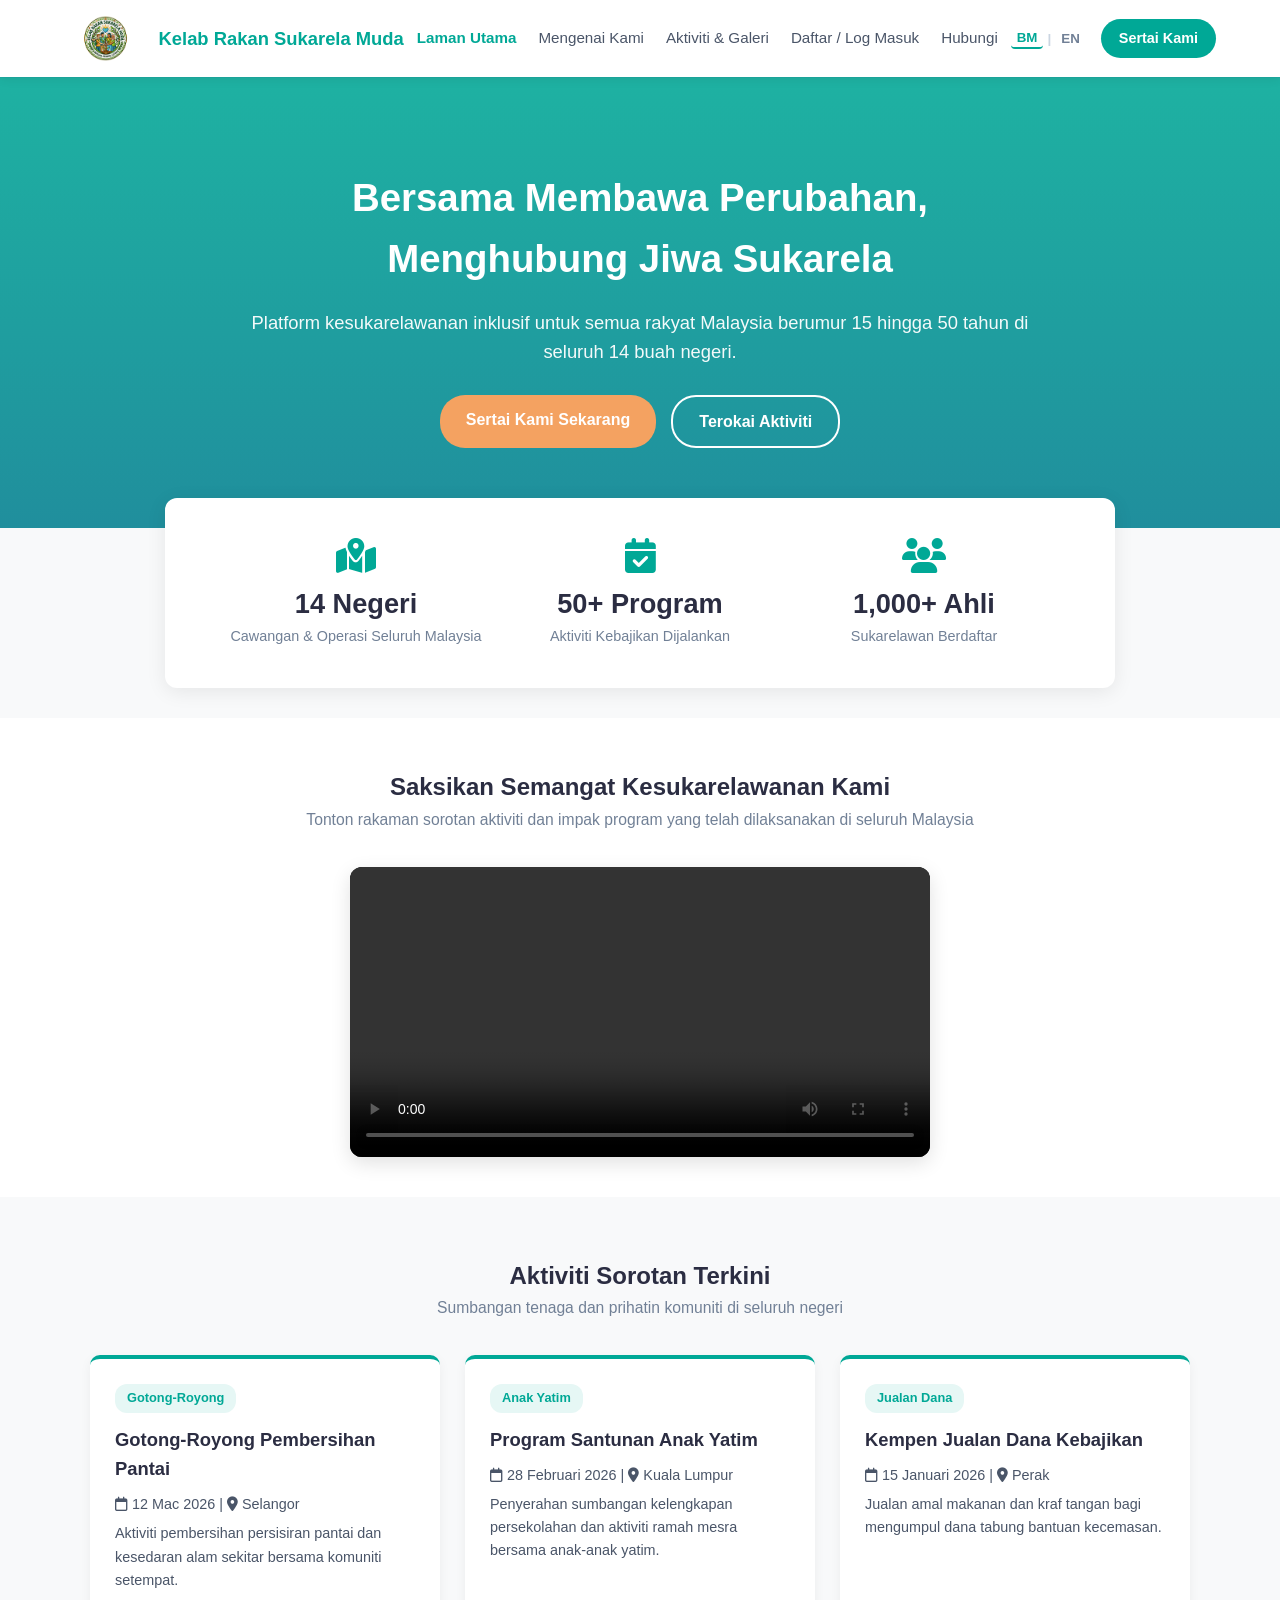
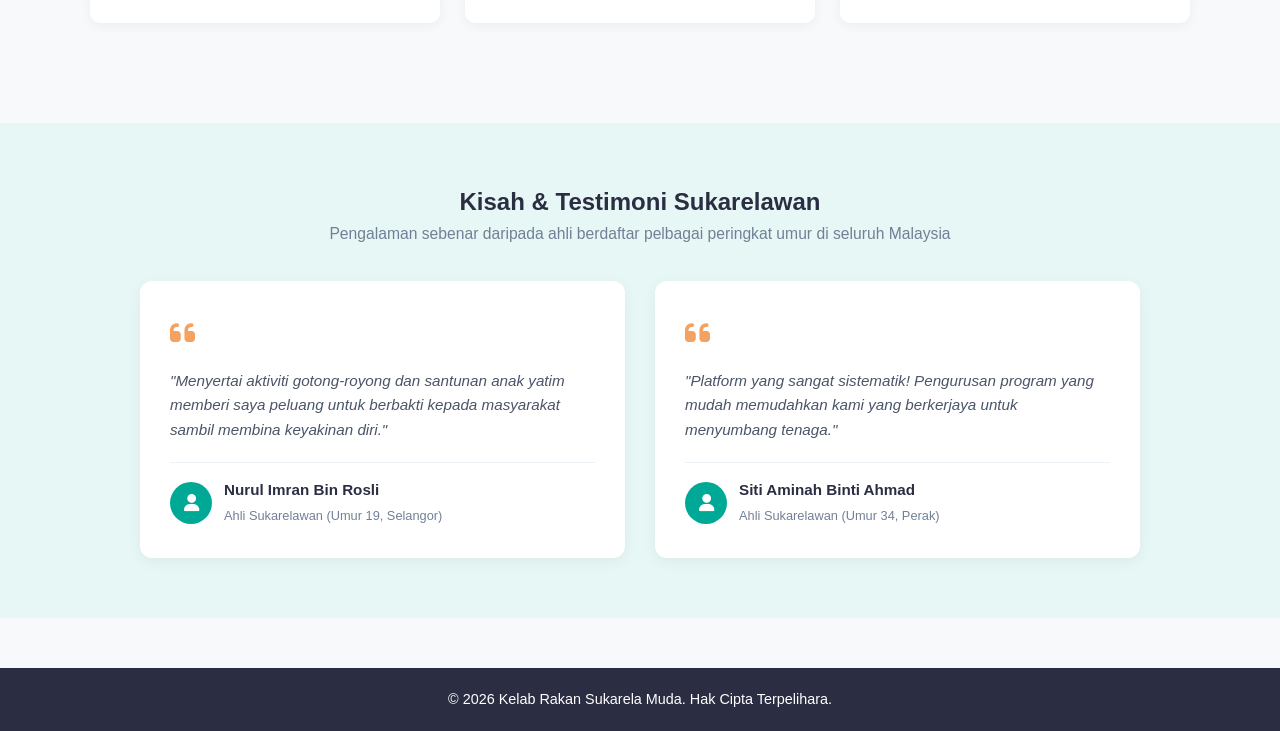
<file: index.html>
<!DOCTYPE html>
<html lang="ms">
<head>
    <meta charset="UTF-8">
    <meta name="viewport" content="width=device-width, initial-scale=1.0">
    <title>Laman Web Kelab Rakan Sukarela Muda</title>
    <link rel="stylesheet" href="style.css">
    <link rel="stylesheet" href="https://cdnjs.cloudflare.com/ajax/libs/font-awesome/6.4.0/css/all.min.css">
</head>
<body>

    <!-- NAVIGASI SEBARIS -->
    <header class="navbar">
        <div class="logo-container">
            <img src="logokelab.png" alt="Logo Kelab Rakan Sukarela Muda" class="site-logo">
            <span class="brand-name">Kelab Rakan Sukarela Muda</span>
        </div>
        
        <nav class="nav-links">
            <a href="index.html" class="active" data-bm="Laman Utama" data-en="Home">Laman Utama</a>
            <a href="mengenai.html" data-bm="Mengenai Kami" data-en="About Us">Mengenai Kami</a>
            <a href="aktiviti.html" data-bm="Aktiviti & Galeri" data-en="Activities & Gallery">Aktiviti & Galeri</a>
            <a href="daftar-login.html" data-bm="Daftar / Log Masuk" data-en="Register / Login">Daftar / Log Masuk</a>
            <a href="hubungi.html" data-bm="Hubungi" data-en="Contact Us">Hubungi</a>
        </nav>

        <div class="header-actions">
            <div class="lang-switch">
                <button id="btn-bm" class="lang-btn active" onclick="switchLanguage('bm')">BM</button>
                <span class="divider">|</span>
                <button id="btn-en" class="lang-btn" onclick="switchLanguage('en')">EN</button>
            </div>
            <a href="daftar-login.html" class="btn-primary" data-bm="Sertai Kami" data-en="Join Us">Sertai Kami</a>
        </div>
    </header>

    <!-- HERO SECTION -->
    <section class="hero">
        <div class="hero-content">
            <h1 data-bm="Bersama Membawa Perubahan, Menghubung Jiwa Sukarela" data-en="Together Bringing Change, Connecting Volunteer Souls">Bersama Membawa Perubahan, Menghubung Jiwa Sukarela</h1>
            <p data-bm="Platform kesukarelawanan inklusif untuk semua rakyat Malaysia berumur 15 hingga 50 tahun di seluruh 14 buah negeri." data-en="Inclusive volunteering platform for all Malaysians aged 15 to 50 across all 14 states.">Platform kesukarelawanan inklusif untuk semua rakyat Malaysia berumur 15 hingga 50 tahun di seluruh 14 buah negeri.</p>
            <div class="hero-buttons">
                <a href="daftar-login.html" class="btn-primary-lg" data-bm="Sertai Kami Sekarang" data-en="Join Us Now">Sertai Kami Sekarang</a>
                <a href="aktiviti.html" class="btn-secondary-lg" data-bm="Terokai Aktiviti" data-en="Explore Activities">Terokai Aktiviti</a>
            </div>
        </div>
    </section>

    <!-- STATISTIK IMPAK -->
    <section class="stats-section">
        <div class="stat-card">
            <i class="fa-solid fa-map-location-dot"></i>
            <h3>14 <span data-bm="Negeri" data-en="States">Negeri</span></h3>
            <p data-bm="Cawangan & Operasi Seluruh Malaysia" data-en="Branches & Operations Nationwide">Cawangan & Operasi Seluruh Malaysia</p>
        </div>
        <div class="stat-card">
            <i class="fa-solid fa-calendar-check"></i>
            <h3>50+ <span data-bm="Program" data-en="Programs">Program</span></h3>
            <p data-bm="Aktiviti Kebajikan Dijalankan" data-en="Welfare Activities Conducted">Aktiviti Kebajikan Dijalankan</p>
        </div>
        <div class="stat-card">
            <i class="fa-solid fa-users"></i>
            <h3>1,000+ <span data-bm="Ahli" data-en="Members">Ahli</span></h3>
            <p data-bm="Sukarelawan Berdaftar" data-en="Registered Volunteers">Sukarelawan Berdaftar</p>
        </div>
    </section>

    <!-- SEKSI VIDEO MONTAJ AKTIVITI -->
    <section class="video-section">
        <h2 data-bm="Saksikan Semangat Kesukarelawanan Kami" data-en="Witness Our Volunteer Spirit">Saksikan Semangat Kesukarelawanan Kami</h2>
        <p class="section-subtitle" data-bm="Tonton rakaman sorotan aktiviti dan impak program yang telah dilaksanakan di seluruh Malaysia" data-en="Watch highlights of our activities and program impact conducted across Malaysia">Tonton rakaman sorotan aktiviti dan impak program yang telah dilaksanakan di seluruh Malaysia</p>

        <div class="video-container">
            <video controls class="main-video">
                <source src="video.mp4" type="video/mp4">
            </video>
        </div>
    </section>

    <!-- SOROTAN AKTIVITI -->
    <section class="featured-section">
        <h2 data-bm="Aktiviti Sorotan Terkini" data-en="Latest Highlighted Activities">Aktiviti Sorotan Terkini</h2>
        <p class="section-subtitle" data-bm="Sumbangan tenaga dan prihatin komuniti di seluruh negeri" data-en="Community contribution and care across all states">Sumbangan tenaga dan prihatin komuniti di seluruh negeri</p>

        <div class="activity-grid">
            <div class="activity-card">
                <div class="card-tag" data-bm="Gotong-Royong" data-en="Cleanup Drive">Gotong-Royong</div>
                <h3 data-bm="Gotong-Royong Pembersihan Pantai" data-en="Beach Cleanup Drive">Gotong-Royong Pembersihan Pantai</h3>
                <p><i class="fa-regular fa-calendar"></i> 12 Mac 2026 | <i class="fa-solid fa-location-dot"></i> Selangor</p>
                <p data-bm="Aktiviti pembersihan persisiran pantai dan kesedaran alam sekitar bersama komuniti setempat." data-en="Beachfront cleanup activity and environmental awareness with the local community.">Aktiviti pembersihan persisiran pantai dan kesedaran alam sekitar bersama komuniti setempat.</p>
            </div>
            <div class="activity-card">
                <div class="card-tag" data-bm="Anak Yatim" data-en="Orphan Welfare">Anak Yatim</div>
                <h3 data-bm="Program Santunan Anak Yatim" data-en="Orphanage Visit & Welfare Program">Program Santunan Anak Yatim</h3>
                <p><i class="fa-regular fa-calendar"></i> 28 Februari 2026 | <i class="fa-solid fa-location-dot"></i> Kuala Lumpur</p>
                <p data-bm="Penyerahan sumbangan kelengkapan persekolahan dan aktiviti ramah mesra bersama anak-anak yatim." data-en="Handover of school supplies and bonding activities with orphans.">Penyerahan sumbangan kelengkapan persekolahan dan aktiviti ramah mesra bersama anak-anak yatim.</p>
            </div>
            <div class="activity-card">
                <div class="card-tag" data-bm="Jualan Dana" data-en="Fundraising">Jualan Dana</div>
                <h3 data-bm="Kempen Jualan Dana Kebajikan" data-en="Welfare Fundraising Campaign">Kempen Jualan Dana Kebajikan</h3>
                <p><i class="fa-regular fa-calendar"></i> 15 Januari 2026 | <i class="fa-solid fa-location-dot"></i> Perak</p>
                <p data-bm="Jualan amal makanan dan kraf tangan bagi mengumpul dana tabung bantuan kecemasan." data-en="Charity food and handicraft sale to raise funds for emergency relief.">Jualan amal makanan dan kraf tangan bagi mengumpul dana tabung bantuan kecemasan.</p>
            </div>
        </div>
    </section>

    <!-- TESTIMONI SUKARELAWAN -->
    <section class="testimonial-section">
        <h2 data-bm="Kisah & Testimoni Sukarelawan" data-en="Volunteer Stories & Testimonials">Kisah & Testimoni Sukarelawan</h2>
        <p class="section-subtitle" data-bm="Pengalaman sebenar daripada ahli berdaftar pelbagai peringkat umur di seluruh Malaysia" data-en="Real experiences from registered members of various age groups across Malaysia">Pengalaman sebenar daripada ahli berdaftar pelbagai peringkat umur di seluruh Malaysia</p>

        <div class="testimonial-grid">
            <div class="testimonial-card">
                <div class="quote-icon"><i class="fa-solid fa-quote-left"></i></div>
                <p class="quote-text" data-bm="&quot;Menyertai aktiviti gotong-royong dan santunan anak yatim memberi saya peluang untuk berbakti kepada masyarakat sambil membina keyakinan diri.&quot;" data-en="&quot;Joining cleanup drives and visiting orphanages gave me the opportunity to serve society while building self-confidence.&quot;">"Menyertai aktiviti gotong-royong dan santunan anak yatim memberi saya peluang untuk berbakti kepada masyarakat sambil membina keyakinan diri."</p>
                <div class="user-info">
                    <div class="user-avatar"><i class="fa-solid fa-user"></i></div>
                    <div>
                        <h4>Nurul Imran Bin Rosli</h4>
                        <span data-bm="Ahli Sukarelawan (Umur 19, Selangor)" data-en="Volunteer Member (Age 19, Selangor)">Ahli Sukarelawan (Umur 19, Selangor)</span>
                    </div>
                </div>
            </div>

            <div class="testimonial-card">
                <div class="quote-icon"><i class="fa-solid fa-quote-left"></i></div>
                <p class="quote-text" data-bm="&quot;Platform yang sangat sistematik! Pengurusan program yang mudah memudahkan kami yang berkerjaya untuk menyumbang tenaga.&quot;" data-en="&quot;A very systematic platform! Easy program management makes it convenient for working professionals to contribute.&quot;">"Platform yang sangat sistematik! Pengurusan program yang mudah memudahkan kami yang berkerjaya untuk menyumbang tenaga."</p>
                <div class="user-info">
                    <div class="user-avatar"><i class="fa-solid fa-user"></i></div>
                    <div>
                        <h4>Siti Aminah Binti Ahmad</h4>
                        <span data-bm="Ahli Sukarelawan (Umur 34, Perak)" data-en="Volunteer Member (Age 34, Perak)">Ahli Sukarelawan (Umur 34, Perak)</span>
                    </div>
                </div>
            </div>
        </div>
    </section>

    <!-- FOOTER -->
    <footer>
        <p data-bm="&copy; 2026 Kelab Rakan Sukarela Muda. Hak Cipta Terpelihara." data-en="&copy; 2026 Kelab Rakan Sukarela Muda. All Rights Reserved.">&copy; 2026 Kelab Rakan Sukarela Muda. Hak Cipta Terpelihara.</p>
    </footer>

    <!-- SKRIP PENUKAR BAHASA -->
    <script>
        function switchLanguage(lang) {
            localStorage.setItem('preferredLang', lang);
            if (lang === 'bm') {
                document.getElementById('btn-bm').classList.add('active');
                document.getElementById('btn-en').classList.remove('active');
            } else {
                document.getElementById('btn-en').classList.add('active');
                document.getElementById('btn-bm').classList.remove('active');
            }

            const elements = document.querySelectorAll('[data-bm][data-en]');
            elements.forEach(el => {
                if (lang === 'en') {
                    el.innerHTML = el.getAttribute('data-en');
                } else {
                    el.innerHTML = el.getAttribute('data-bm');
                }
            });
        }

        // Mengekalkan pilihan bahasa bila berpindah muka surat
        window.onload = function() {
            const savedLang = localStorage.getItem('preferredLang') || 'bm';
            switchLanguage(savedLang);
        };
    </script>

</body>
</html>
</file>
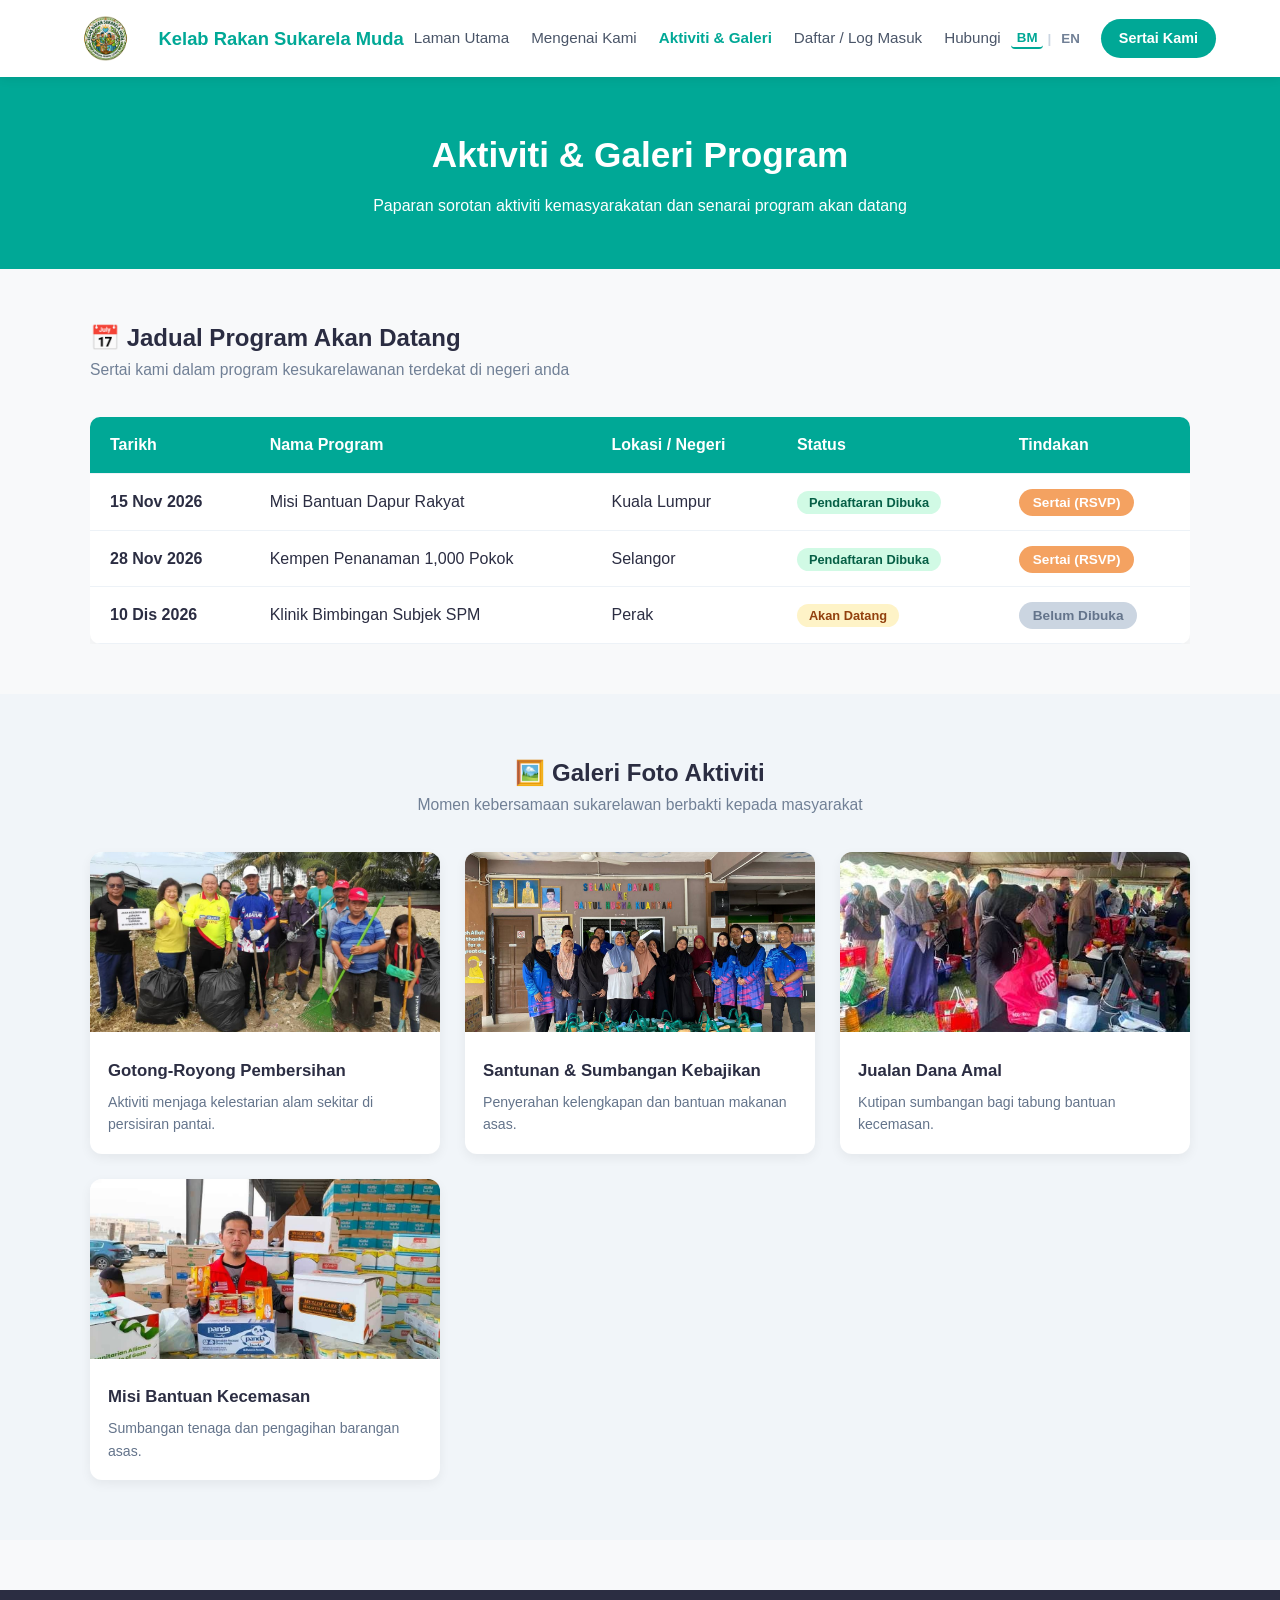
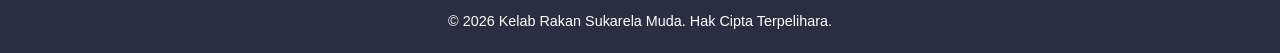
<file: aktiviti.html>
<!DOCTYPE html>
<html lang="ms">
<head>
    <meta charset="UTF-8">
    <meta name="viewport" content="width=device-width, initial-scale=1.0">
    <title>Aktiviti & Galeri - Kelab Rakan Sukarela Muda</title>
    <link rel="stylesheet" href="style.css">
    <link rel="stylesheet" href="https://cdnjs.cloudflare.com/ajax/libs/font-awesome/6.4.0/css/all.min.css">
</head>
<body>

    <!-- NAVIGASI SEBARIS -->
    <header class="navbar">
        <div class="logo-container">
            <img src="logokelab.png" alt="Logo Kelab Rakan Sukarela Muda" class="site-logo">
            <span class="brand-name">Kelab Rakan Sukarela Muda</span>
        </div>
        
        <nav class="nav-links">
            <a href="index.html" data-bm="Laman Utama" data-en="Home">Laman Utama</a>
            <a href="mengenai.html" data-bm="Mengenai Kami" data-en="About Us">Mengenai Kami</a>
            <a href="aktiviti.html" class="active" data-bm="Aktiviti & Galeri" data-en="Activities & Gallery">Aktiviti & Galeri</a>
            <a href="daftar-login.html" data-bm="Daftar / Log Masuk" data-en="Register / Login">Daftar / Log Masuk</a>
            <a href="hubungi.html" data-bm="Hubungi" data-en="Contact Us">Hubungi</a>
        </nav>

        <div class="header-actions">
            <div class="lang-switch">
                <button id="btn-bm" class="lang-btn active" onclick="switchLanguage('bm')">BM</button>
                <span class="divider">|</span>
                <button id="btn-en" class="lang-btn" onclick="switchLanguage('en')">EN</button>
            </div>
            <a href="daftar-login.html" class="btn-primary" data-bm="Sertai Kami" data-en="Join Us">Sertai Kami</a>
        </div>
    </header>

    <!-- TAJUK HALAMAN -->
    <section class="page-header">
        <h1 data-bm="Aktiviti & Galeri Program" data-en="Activities & Program Gallery">Aktiviti & Galeri Program</h1>
        <p data-bm="Paparan sorotan aktiviti kemasyarakatan dan senarai program akan datang" data-en="Showcase of community activities and upcoming program schedule">Paparan sorotan aktiviti kemasyarakatan dan senarai program akan datang</p>
    </section>

    <!-- JADUAL PROGRAM -->
    <section class="content-section">
        <div class="container">
            <h2 data-bm="📅 Jadual Program Akan Datang" data-en="📅 Upcoming Program Schedule">📅 Jadual Program Akan Datang</h2>
            <p class="section-subtitle" data-bm="Sertai kami dalam program kesukarelawanan terdekat di negeri anda" data-en="Join us in upcoming volunteer events near your state">Sertai kami dalam program kesukarelawanan terdekat di negeri anda</p>

            <div class="event-table-container">
                <table class="event-table">
                    <thead>
                        <tr>
                            <th data-bm="Tarikh" data-en="Date">Tarikh</th>
                            <th data-bm="Nama Program" data-en="Program Name">Nama Program</th>
                            <th data-bm="Lokasi / Negeri" data-en="Location / State">Lokasi / Negeri</th>
                            <th data-bm="Status" data-en="Status">Status</th>
                            <th data-bm="Tindakan" data-en="Action">Tindakan</th>
                        </tr>
                    </thead>
                    <tbody>
                        <tr>
                            <td><strong>15 Nov 2026</strong></td>
                            <td data-bm="Misi Bantuan Dapur Rakyat" data-en="Community Soup Kitchen Relief">Misi Bantuan Dapur Rakyat</td>
                            <td>Kuala Lumpur</td>
                            <td><span class="status-badge open" data-bm="Pendaftaran Dibuka" data-en="Registration Open">Pendaftaran Dibuka</span></td>
                            <td><a href="daftar-login.html" class="btn-sm" data-bm="Sertai (RSVP)" data-en="Join (RSVP)">Sertai (RSVP)</a></td>
                        </tr>
                        <tr>
                            <td><strong>28 Nov 2026</strong></td>
                            <td data-bm="Kempen Penanaman 1,000 Pokok" data-en="1,000 Trees Planting Drive">Kempen Penanaman 1,000 Pokok</td>
                            <td>Selangor</td>
                            <td><span class="status-badge open" data-bm="Pendaftaran Dibuka" data-en="Registration Open">Pendaftaran Dibuka</span></td>
                            <td><a href="daftar-login.html" class="btn-sm" data-bm="Sertai (RSVP)" data-en="Join (RSVP)">Sertai (RSVP)</a></td>
                        </tr>
                        <tr>
                            <td><strong>10 Dis 2026</strong></td>
                            <td data-bm="Klinik Bimbingan Subjek SPM" data-en="SPM Tutoring Workshop">Klinik Bimbingan Subjek SPM</td>
                            <td>Perak</td>
                            <td><span class="status-badge soon" data-bm="Akan Datang" data-en="Coming Soon">Akan Datang</span></td>
                            <td><a href="#" class="btn-sm disabled" data-bm="Belum Dibuka" data-en="Not Yet Open">Belum Dibuka</a></td>
                        </tr>
                    </tbody>
                </table>
            </div>
        </div>
    </section>

    <!-- GALERI FOTO -->
    <section class="gallery-section">
        <div class="container text-center">
            <h2 data-bm="🖼️ Galeri Foto Aktiviti" data-en="🖼️ Activity Photo Gallery">🖼️ Galeri Foto Aktiviti</h2>
            <p class="section-subtitle" data-bm="Momen kebersamaan sukarelawan berbakti kepada masyarakat" data-en="Moments of volunteers serving the community together">Momen kebersamaan sukarelawan berbakti kepada masyarakat</p>

            <div class="gallery-grid">
                <div class="gallery-card">
                    <img src="gotongroyong.jpeg" alt="Gotong Royong">
                    <div class="gallery-info">
                        <h4 data-bm="Gotong-Royong Pembersihan" data-en="Beach Cleanup Drive">Gotong-Royong Pembersihan</h4>
                        <p data-bm="Aktiviti menjaga kelestarian alam sekitar di persisiran pantai." data-en="Preserving environmental sustainability along coastal areas.">Aktiviti menjaga kelestarian alam sekitar di persisiran pantai.</p>
                    </div>
                </div>

                <div class="gallery-card">
                    <img src="sumbangan.jpg" alt="Santunan Kebajikan">
                    <div class="gallery-info">
                        <h4 data-bm="Santunan & Sumbangan Kebajikan" data-en="Orphan Welfare Visit">Santunan & Sumbangan Kebajikan</h4>
                        <p data-bm="Penyerahan kelengkapan dan bantuan makanan asas." data-en="Distributing essentials and basic food aid.">Penyerahan kelengkapan dan bantuan makanan asas.</p>
                    </div>
                </div>

                <div class="gallery-card">
                    <img src="jualandana.jpg" alt="Jualan Dana">
                    <div class="gallery-info">
                        <h4 data-bm="Jualan Dana Amal" data-en="Charity Fundraising Sale">Jualan Dana Amal</h4>
                        <p data-bm="Kutipan sumbangan bagi tabung bantuan kecemasan." data-en="Fundraising drive for emergency relief funds.">Kutipan sumbangan bagi tabung bantuan kecemasan.</p>
                    </div>
                </div>

                <div class="gallery-card">
                    <img src="bantuankecemasan.jpg" alt="Bantuan Bencana">
                    <div class="gallery-info">
                        <h4 data-bm="Misi Bantuan Kecemasan" data-en="Emergency Disaster Relief">Misi Bantuan Kecemasan</h4>
                        <p data-bm="Sumbangan tenaga dan pengagihan barangan asas." data-en="Manpower support and distribution of basic items.">Sumbangan tenaga dan pengagihan barangan asas.</p>
                    </div>
                </div>
            </div>
        </div>
    </section>

    <!-- FOOTER -->
    <footer>
        <p data-bm="&copy; 2026 Kelab Rakan Sukarela Muda. Hak Cipta Terpelihara." data-en="&copy; 2026 Kelab Rakan Sukarela Muda. All Rights Reserved.">&copy; 2026 Kelab Rakan Sukarela Muda. Hak Cipta Terpelihara.</p>
    </footer>

    <!-- SKRIP PENUKAR BAHASA -->
    <script>
        function switchLanguage(lang) {
            localStorage.setItem('preferredLang', lang);
            if (lang === 'bm') {
                document.getElementById('btn-bm').classList.add('active');
                document.getElementById('btn-en').classList.remove('active');
            } else {
                document.getElementById('btn-en').classList.add('active');
                document.getElementById('btn-bm').classList.remove('active');
            }

            const elements = document.querySelectorAll('[data-bm][data-en]');
            elements.forEach(el => {
                if (lang === 'en') {
                    el.innerHTML = el.getAttribute('data-en');
                } else {
                    el.innerHTML = el.getAttribute('data-bm');
                }
            });
        }

        window.onload = function() {
            const savedLang = localStorage.getItem('preferredLang') || 'bm';
            switchLanguage(savedLang);
        };
    </script>

</body>
</html>
</file>
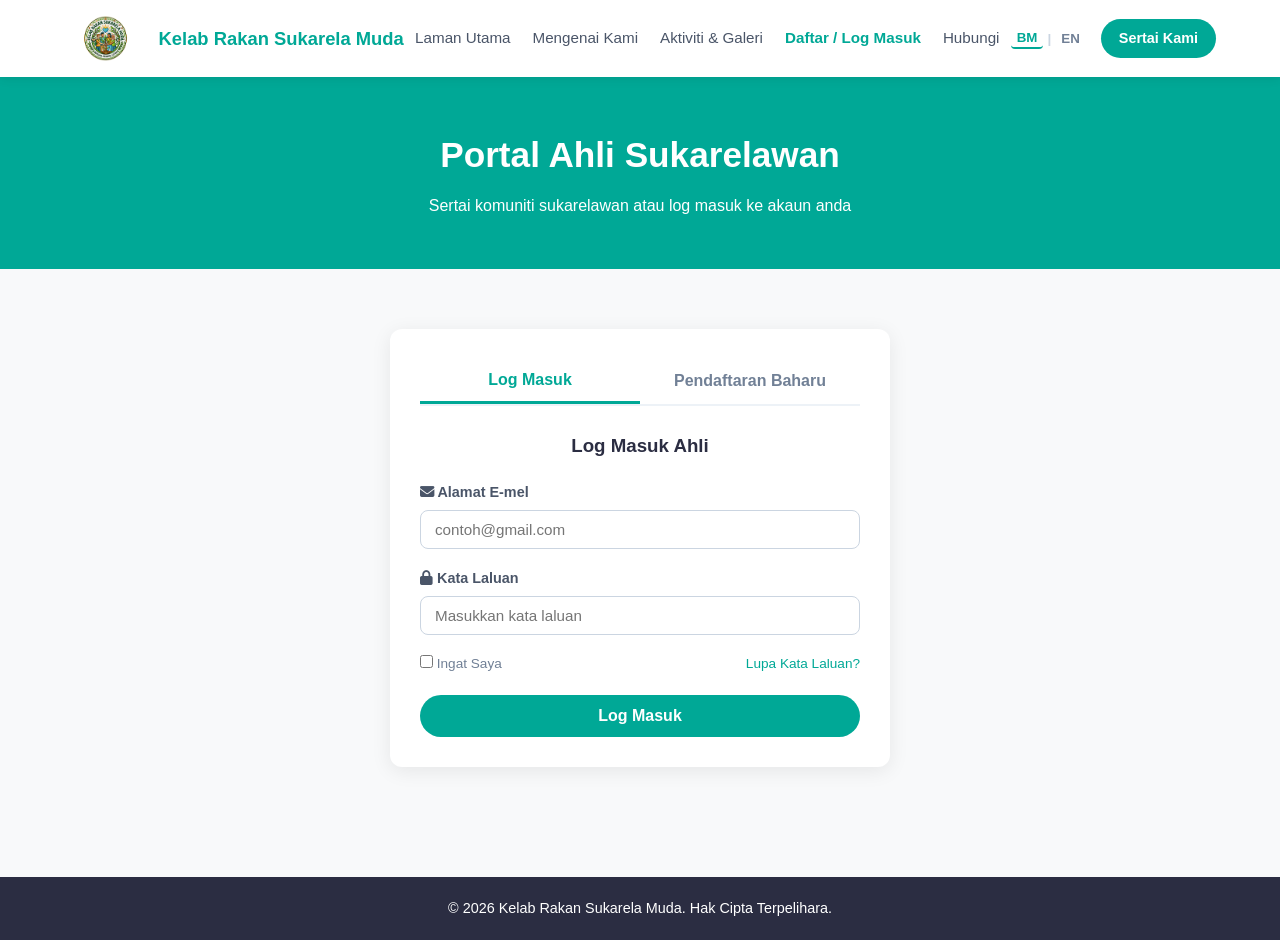
<file: daftar-login.html>
<!DOCTYPE html>
<html lang="ms">
<head>
    <meta charset="UTF-8">
    <meta name="viewport" content="width=device-width, initial-scale=1.0">
    <title>Daftar / Log Masuk - Kelab Rakan Sukarela Muda</title>
    <link rel="stylesheet" href="style.css">
    <link rel="stylesheet" href="https://cdnjs.cloudflare.com/ajax/libs/font-awesome/6.4.0/css/all.min.css">
</head>
<body>

    <!-- NAVIGASI SEBARIS -->
    <header class="navbar">
        <div class="logo-container">
            <img src="logokelab.png" alt="Logo Kelab Rakan Sukarela Muda" class="site-logo">
            <span class="brand-name">Kelab Rakan Sukarela Muda</span>
        </div>
        
        <nav class="nav-links">
            <a href="index.html" data-bm="Laman Utama" data-en="Home">Laman Utama</a>
            <a href="mengenai.html" data-bm="Mengenai Kami" data-en="About Us">Mengenai Kami</a>
            <a href="aktiviti.html" data-bm="Aktiviti & Galeri" data-en="Activities & Gallery">Aktiviti & Galeri</a>
            <a href="daftar-login.html" class="active" data-bm="Daftar / Log Masuk" data-en="Register / Login">Daftar / Log Masuk</a>
            <a href="hubungi.html" data-bm="Hubungi" data-en="Contact Us">Hubungi</a>
        </nav>

        <div class="header-actions">
            <div class="lang-switch">
                <button id="btn-bm" class="lang-btn active" onclick="switchLanguage('bm')">BM</button>
                <span class="divider">|</span>
                <button id="btn-en" class="lang-btn" onclick="switchLanguage('en')">EN</button>
            </div>
            <a href="daftar-login.html" class="btn-primary" data-bm="Sertai Kami" data-en="Join Us">Sertai Kami</a>
        </div>
    </header>

    <!-- TAJUK HALAMAN -->
    <section class="page-header">
        <h1 data-bm="Portal Ahli Sukarelawan" data-en="Volunteer Member Portal">Portal Ahli Sukarelawan</h1>
        <p data-bm="Sertai komuniti sukarelawan atau log masuk ke akaun anda" data-en="Join the volunteer community or log in to your account">Sertai komuniti sukarelawan atau log masuk ke akaun anda</p>
    </section>

    <!-- CONTAINERS -->
    <section class="auth-section">
        <div class="auth-box">
            
            <div class="auth-tabs">
                <button class="tab-btn active" onclick="openTab('login')" data-bm="Log Masuk" data-en="Log In">Log Masuk</button>
                <button class="tab-btn" onclick="openTab('register')" data-bm="Pendaftaran Baharu" data-en="New Registration">Pendaftaran Baharu</button>
            </div>

            <!-- BORANG LOG MASUK -->
            <form id="login" class="auth-form active">
                <h3 data-bm="Log Masuk Ahli" data-en="Member Login">Log Masuk Ahli</h3>
                <div class="form-group">
                    <label><i class="fa-solid fa-envelope"></i> <span data-bm="Alamat E-mel" data-en="Email Address">Alamat E-mel</span></label>
                    <input type="email" placeholder="contoh@gmail.com" required>
                </div>
                <div class="form-group">
                    <label><i class="fa-solid fa-lock"></i> <span data-bm="Kata Laluan" data-en="Password">Kata Laluan</span></label>
                    <input type="password" placeholder="Masukkan kata laluan" required>
                </div>
                <div class="form-options">
                    <label><input type="checkbox"> <span data-bm="Ingat Saya" data-en="Remember Me">Ingat Saya</span></label>
                    <a href="#" data-bm="Lupa Kata Laluan?" data-en="Forgot Password?">Lupa Kata Laluan?</a>
                </div>
                <button type="submit" class="btn-auth" data-bm="Log Masuk" data-en="Log In">Log Masuk</button>
            </form>

            <!-- BORANG PENDAFTARAN -->
            <form id="register" class="auth-form">
                <h3 data-bm="Borang Pendaftaran Ahli Baharu" data-en="New Member Registration Form">Borang Pendaftaran Ahli Baharu</h3>
                
                <div class="form-group">
                    <label><i class="fa-solid fa-user"></i> <span data-bm="Nama Penuh" data-en="Full Name">Nama Penuh</span></label>
                    <input type="text" placeholder="Seperti dalam Kad Pengenalan" required>
                </div>

                <div class="form-row">
                    <div class="form-group">
                        <label><i class="fa-solid fa-id-card"></i> <span data-bm="Umur (15 - 50 Tahun)" data-en="Age (15 - 50 Years)">Umur (15 - 50 Tahun)</span></label>
                        <input type="number" min="15" max="50" placeholder="Contoh: 19" required>
                    </div>
                    <div class="form-group">
                        <label><i class="fa-solid fa-map-location-dot"></i> <span data-bm="Negeri Kediaman" data-en="State of Residence">Negeri Kediaman</span></label>
                        <select required>
                            <option value="" data-bm="-- Pilih Negeri --" data-en="-- Select State --">-- Pilih Negeri --</option>
                            <option value="Perlis">Perlis</option>
                            <option value="Kedah">Kedah</option>
                            <option value="Pulau Pinang">Pulau Pinang</option>
                            <option value="Perak">Perak</option>
                            <option value="Selangor">Selangor</option>
                            <option value="Kuala Lumpur">Kuala Lumpur</option>
                            <option value="Negeri Sembilan">Negeri Sembilan</option>
                            <option value="Melaka">Melaka</option>
                            <option value="Johor">Johor</option>
                            <option value="Pahang">Pahang</option>
                            <option value="Terengganu">Terengganu</option>
                            <option value="Kelantan">Kelantan</option>
                            <option value="Sabah">Sabah</option>
                            <option value="Sarawak">Sarawak</option>
                        </select>
                    </div>
                </div>

                <div class="form-group">
                    <label><i class="fa-solid fa-envelope"></i> <span data-bm="Alamat E-mel" data-en="Email Address">Alamat E-mel</span></label>
                    <input type="email" placeholder="contoh@gmail.com" required>
                </div>

                <div class="form-group">
                    <label><i class="fa-solid fa-lock"></i> <span data-bm="Kata Laluan Baharu" data-en="New Password">Kata Laluan Baharu</span></label>
                    <input type="password" placeholder="Reka kata laluan" required>
                </div>

                <div class="form-group">
                    <label><i class="fa-solid fa-image"></i> <span data-bm="Muat Naik Gambar Profil / Pasport (JPG / PNG)" data-en="Upload Profile / Passport Photo (JPG / PNG)">Muat Naik Gambar Profil / Pasport (JPG / PNG)</span></label>
                    <input type="file" accept="image/*">
                </div>

                <button type="submit" class="btn-auth" data-bm="Daftar Ahli Sekarang" data-en="Register Now">Daftar Ahli Sekarang</button>
            </form>

        </div>
    </section>

    <!-- FOOTER -->
    <footer>
        <p data-bm="&copy; 2026 Kelab Rakan Sukarela Muda. Hak Cipta Terpelihara." data-en="&copy; 2026 Kelab Rakan Sukarela Muda. All Rights Reserved.">&copy; 2026 Kelab Rakan Sukarela Muda. Hak Cipta Terpelihara.</p>
    </footer>

    <!-- SKRIP TUKAR TAB & BAHASA -->
    <script>
        function openTab(tabName) {
            var forms = document.querySelectorAll('.auth-form');
            var tabs = document.querySelectorAll('.tab-btn');
            
            forms.forEach(function(form) { form.classList.remove('active'); });
            tabs.forEach(function(tab) { tab.classList.remove('active'); });

            document.getElementById(tabName).classList.add('active');
            event.currentTarget.classList.add('active');
        }

        function switchLanguage(lang) {
            localStorage.setItem('preferredLang', lang);
            if (lang === 'bm') {
                document.getElementById('btn-bm').classList.add('active');
                document.getElementById('btn-en').classList.remove('active');
            } else {
                document.getElementById('btn-en').classList.add('active');
                document.getElementById('btn-bm').classList.remove('active');
            }

            const elements = document.querySelectorAll('[data-bm][data-en]');
            elements.forEach(el => {
                if (lang === 'en') {
                    el.innerHTML = el.getAttribute('data-en');
                } else {
                    el.innerHTML = el.getAttribute('data-bm');
                }
            });
        }

        window.onload = function() {
            const savedLang = localStorage.getItem('preferredLang') || 'bm';
            switchLanguage(savedLang);
        };
    </script>

</body>
</html>
</file>
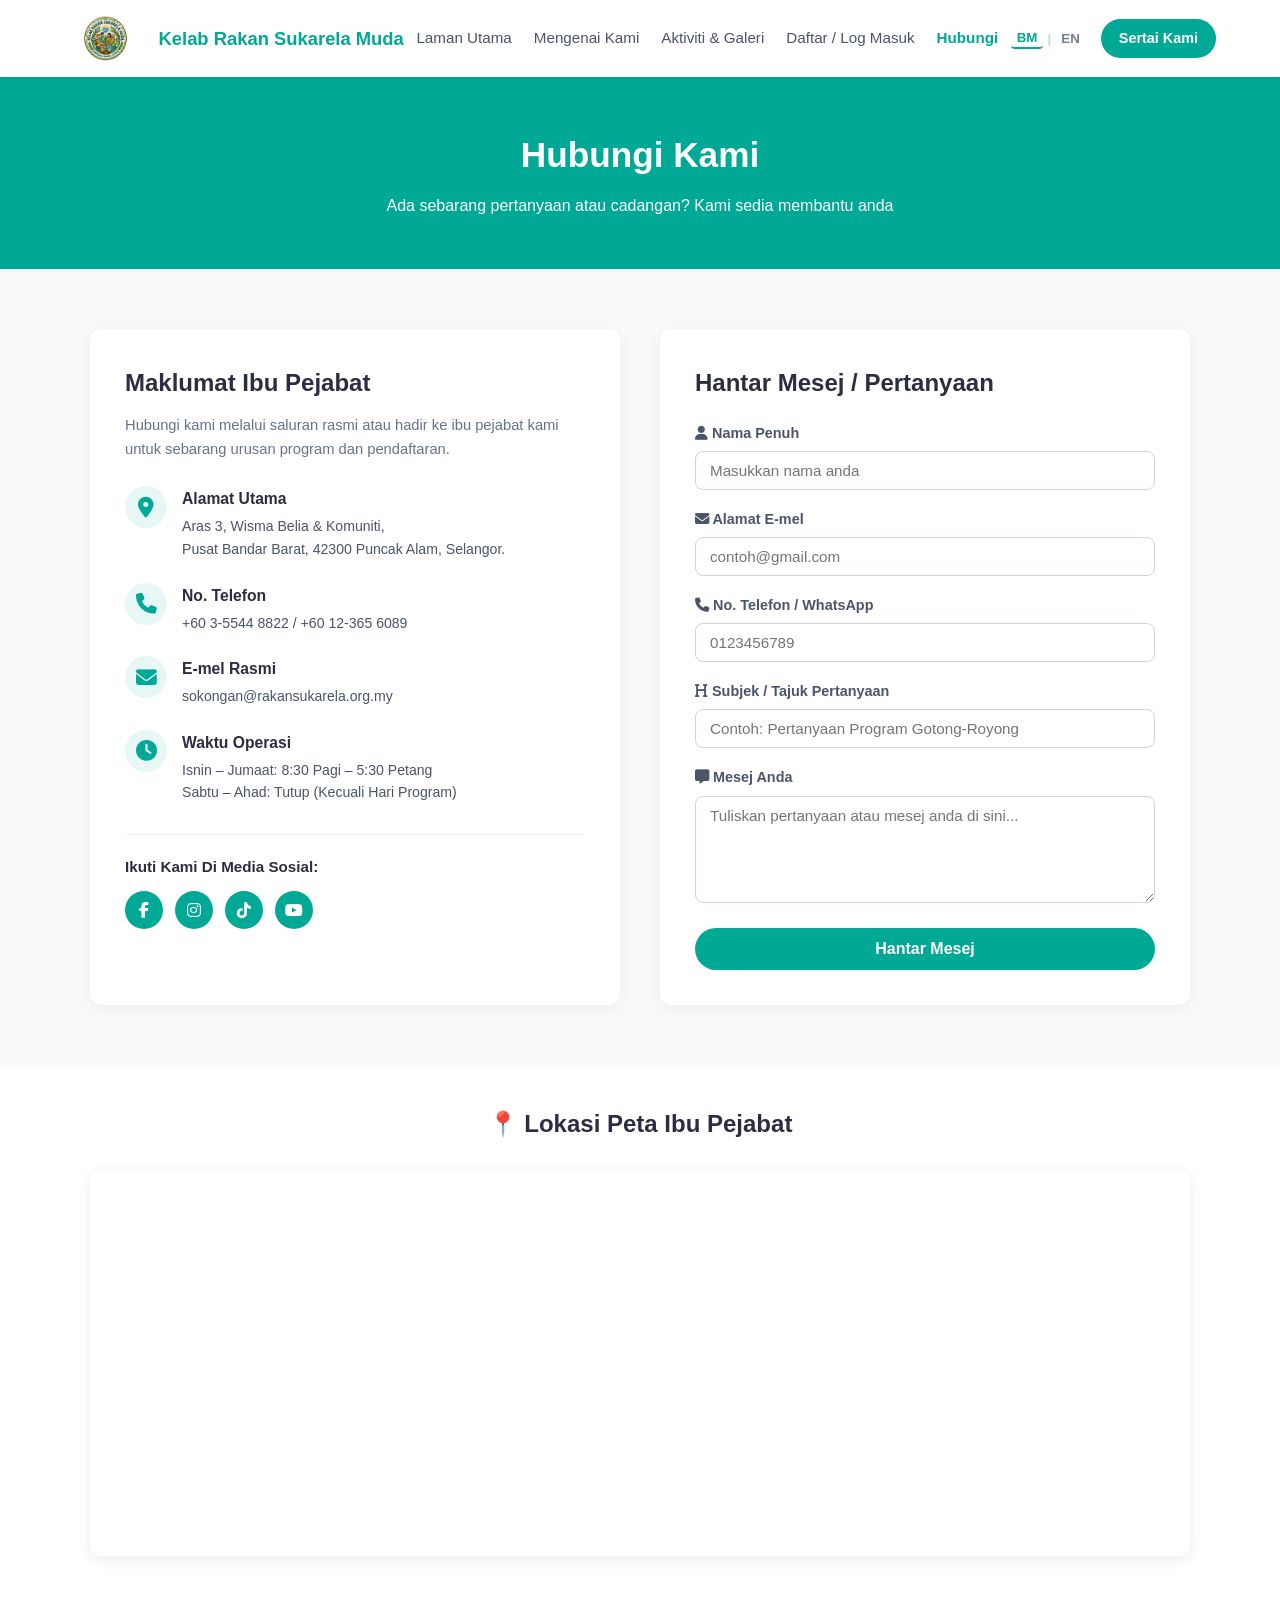
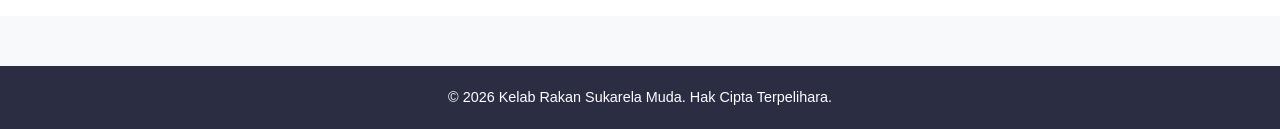
<file: hubungi.html>
<!DOCTYPE html>
<html lang="ms">
<head>
    <meta charset="UTF-8">
    <meta name="viewport" content="width=device-width, initial-scale=1.0">
    <title>Hubungi Kami - Kelab Rakan Sukarela Muda</title>
    <link rel="stylesheet" href="style.css">
    <link rel="stylesheet" href="https://cdnjs.cloudflare.com/ajax/libs/font-awesome/6.4.0/css/all.min.css">
</head>
<body>

    <!-- NAVIGASI SEBARIS -->
    <header class="navbar">
        <div class="logo-container">
            <img src="logokelab.png" alt="Logo Kelab Rakan Sukarela Muda" class="site-logo">
            <span class="brand-name">Kelab Rakan Sukarela Muda</span>
        </div>
        
        <nav class="nav-links">
            <a href="index.html" data-bm="Laman Utama" data-en="Home">Laman Utama</a>
            <a href="mengenai.html" data-bm="Mengenai Kami" data-en="About Us">Mengenai Kami</a>
            <a href="aktiviti.html" data-bm="Aktiviti & Galeri" data-en="Activities & Gallery">Aktiviti & Galeri</a>
            <a href="daftar-login.html" data-bm="Daftar / Log Masuk" data-en="Register / Login">Daftar / Log Masuk</a>
            <a href="hubungi.html" class="active" data-bm="Hubungi" data-en="Contact Us">Hubungi</a>
        </nav>

        <div class="header-actions">
            <div class="lang-switch">
                <button id="btn-bm" class="lang-btn active" onclick="switchLanguage('bm')">BM</button>
                <span class="divider">|</span>
                <button id="btn-en" class="lang-btn" onclick="switchLanguage('en')">EN</button>
            </div>
            <a href="daftar-login.html" class="btn-primary" data-bm="Sertai Kami" data-en="Join Us">Sertai Kami</a>
        </div>
    </header>

    <!-- TAJUK HALAMAN -->
    <section class="page-header">
        <h1 data-bm="Hubungi Kami" data-en="Contact Us">Hubungi Kami</h1>
        <p data-bm="Ada sebarang pertanyaan atau cadangan? Kami sedia membantu anda" data-en="Have questions or suggestions? We are here to help">Ada sebarang pertanyaan atau cadangan? Kami sedia membantu anda</p>
    </section>

    <!-- MAKLUMAT HUBUNGI -->
    <section class="contact-section">
        <div class="container contact-grid">
            
            <div class="contact-info">
                <h2 data-bm="Maklumat Ibu Pejabat" data-en="Headquarters Info">Maklumat Ibu Pejabat</h2>
                <p class="contact-desc" data-bm="Hubungi kami melalui saluran rasmi atau hadir ke ibu pejabat kami untuk sebarang urusan program dan pendaftaran." data-en="Reach out through our official channels or visit headquarters for program inquiries and registration.">Hubungi kami melalui saluran rasmi atau hadir ke ibu pejabat kami untuk sebarang urusan program dan pendaftaran.</p>

                <div class="info-item">
                    <i class="fa-solid fa-location-dot"></i>
                    <div>
                        <h4 data-bm="Alamat Utama" data-en="Main Address">Alamat Utama</h4>
                        <p>Aras 3, Wisma Belia & Komuniti,<br>Pusat Bandar Barat, 42300 Puncak Alam, Selangor.</p>
                    </div>
                </div>

                <div class="info-item">
                    <i class="fa-solid fa-phone"></i>
                    <div>
                        <h4 data-bm="No. Telefon" data-en="Phone Number">No. Telefon</h4>
                        <p>+60 3-5544 8822 / +60 12-365 6089</p>
                    </div>
                </div>

                <div class="info-item">
                    <i class="fa-solid fa-envelope"></i>
                    <div>
                        <h4 data-bm="E-mel Rasmi" data-en="Official Email">E-mel Rasmi</h4>
                        <p>sokongan@rakansukarela.org.my</p>
                    </div>
                </div>

                <div class="info-item">
                    <i class="fa-solid fa-clock"></i>
                    <div>
                        <h4 data-bm="Waktu Operasi" data-en="Operating Hours">Waktu Operasi</h4>
                        <p data-bm="Isnin – Jumaat: 8:30 Pagi – 5:30 Petang<br>Sabtu – Ahad: Tutup (Kecuali Hari Program)" data-en="Monday – Friday: 8:30 AM – 5:30 PM<br>Saturday – Sunday: Closed (Except Program Days)">Isnin – Jumaat: 8:30 Pagi – 5:30 Petang<br>Sabtu – Ahad: Tutup (Kecuali Hari Program)</p>
                    </div>
                </div>

                <div class="social-links">
                    <h4 data-bm="Ikuti Kami Di Media Sosial:" data-en="Follow Us On Social Media:">Ikuti Kami Di Media Sosial:</h4>
                    <div class="social-icons">
                        <a href="#"><i class="fa-brands fa-facebook-f"></i></a>
                        <a href="#"><i class="fa-brands fa-instagram"></i></a>
                        <a href="#"><i class="fa-brands fa-tiktok"></i></a>
                        <a href="#"><i class="fa-brands fa-youtube"></i></a>
                    </div>
                </div>
            </div>

            <!-- BORANG PERTANYAAN -->
            <div class="contact-form-box">
                <h2 data-bm="Hantar Mesej / Pertanyaan" data-en="Send Us a Message">Hantar Mesej / Pertanyaan</h2>
                <form class="contact-form">
                    <div class="form-group">
                        <label><i class="fa-solid fa-user"></i> <span data-bm="Nama Penuh" data-en="Full Name">Nama Penuh</span></label>
                        <input type="text" placeholder="Masukkan nama anda" required>
                    </div>

                    <div class="form-group">
                        <label><i class="fa-solid fa-envelope"></i> <span data-bm="Alamat E-mel" data-en="Email Address">Alamat E-mel</span></label>
                        <input type="email" placeholder="contoh@gmail.com" required>
                    </div>

                    <div class="form-group">
                        <label><i class="fa-solid fa-phone"></i> <span data-bm="No. Telefon / WhatsApp" data-en="Phone / WhatsApp No.">No. Telefon / WhatsApp</span></label>
                        <input type="tel" placeholder="0123456789" required>
                    </div>

                    <div class="form-group">
                        <label><i class="fa-solid fa-heading"></i> <span data-bm="Subjek / Tajuk Pertanyaan" data-en="Subject / Inquiry Title">Subjek / Tajuk Pertanyaan</span></label>
                        <input type="text" placeholder="Contoh: Pertanyaan Program Gotong-Royong" required>
                    </div>

                    <div class="form-group">
                        <label><i class="fa-solid fa-message"></i> <span data-bm="Mesej Anda" data-en="Your Message">Mesej Anda</span></label>
                        <textarea rows="5" placeholder="Tuliskan pertanyaan atau mesej anda di sini..." required></textarea>
                    </div>

                    <button type="submit" class="btn-auth" data-bm="Hantar Mesej" data-en="Send Message">Hantar Mesej</button>
                </form>
            </div>

        </div>
    </section>

    <!-- PETA -->
    <section class="map-section">
        <div class="container text-center">
            <h2 data-bm="📍 Lokasi Peta Ibu Pejabat" data-en="📍 Headquarters Map Location">📍 Lokasi Peta Ibu Pejabat</h2>
            <div class="map-container">
                <iframe src="https://www.google.com/maps/embed?pb=!1m18!1m12!1m3!1d15933.824888806297!2d101.4235!3d3.2325!2m3!1f0!2f0!3f0!3m2!1i1024!2i768!4f13.1!3m3!1m2!1s0x31cc42861c028ad7%3A0x89d6e8b4bb68882b!2sPuncak%20Alam%2C%20Selangor!5e0!3m2!1sms!2smy!4v1700000000000!5m2!1sms!2smy" width="100%" height="380" style="border:0; border-radius: 12px;" allowfullscreen="" loading="lazy" referrerpolicy="no-referrer-when-downgrade"></iframe>
            </div>
        </div>
    </section>

    <!-- FOOTER -->
    <footer>
        <p data-bm="&copy; 2026 Kelab Rakan Sukarela Muda. Hak Cipta Terpelihara." data-en="&copy; 2026 Kelab Rakan Sukarela Muda. All Rights Reserved.">&copy; 2026 Kelab Rakan Sukarela Muda. Hak Cipta Terpelihara.</p>
    </footer>

    <!-- SKRIP PENUKAR BAHASA -->
    <script>
        function switchLanguage(lang) {
            localStorage.setItem('preferredLang', lang);
            if (lang === 'bm') {
                document.getElementById('btn-bm').classList.add('active');
                document.getElementById('btn-en').classList.remove('active');
            } else {
                document.getElementById('btn-en').classList.add('active');
                document.getElementById('btn-bm').classList.remove('active');
            }

            const elements = document.querySelectorAll('[data-bm][data-en]');
            elements.forEach(el => {
                if (lang === 'en') {
                    el.innerHTML = el.getAttribute('data-en');
                } else {
                    el.innerHTML = el.getAttribute('data-bm');
                }
            });
        }

        window.onload = function() {
            const savedLang = localStorage.getItem('preferredLang') || 'bm';
            switchLanguage(savedLang);
        };
    </script>

</body>
</html>
</file>
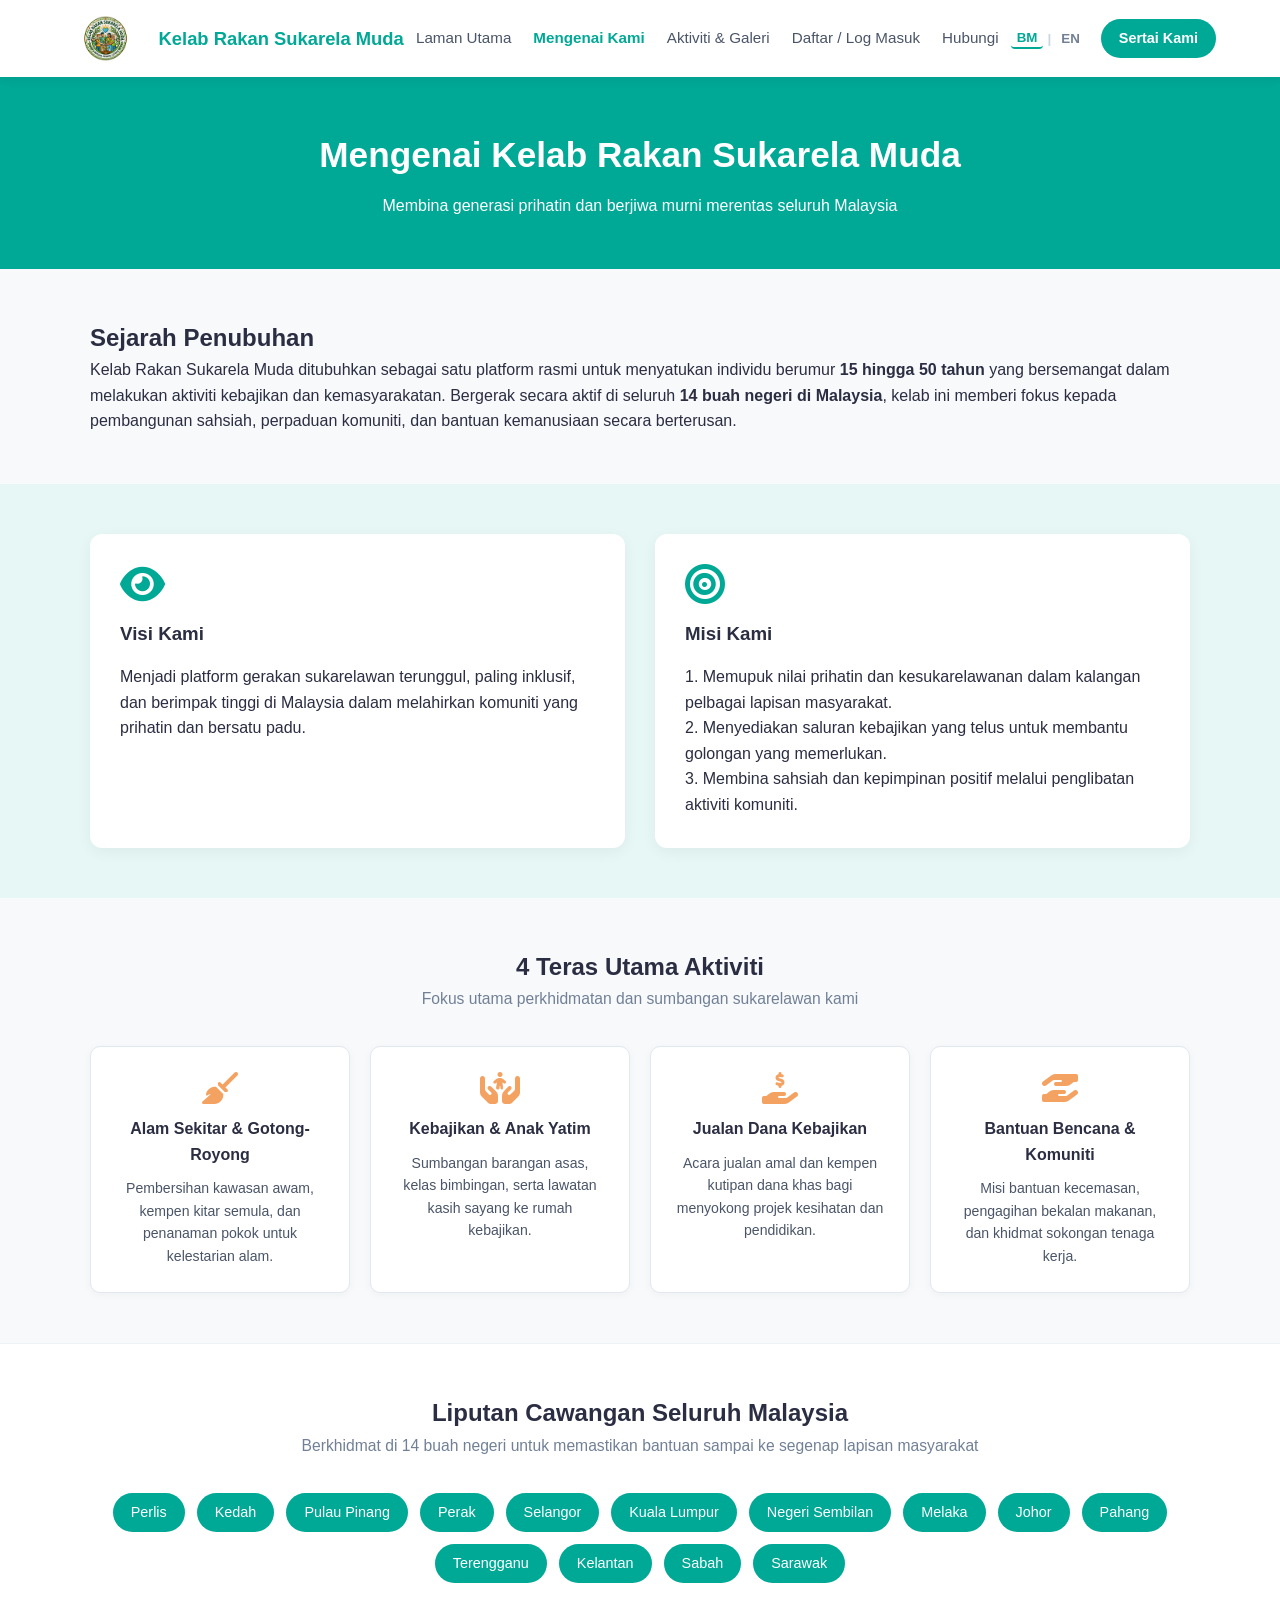
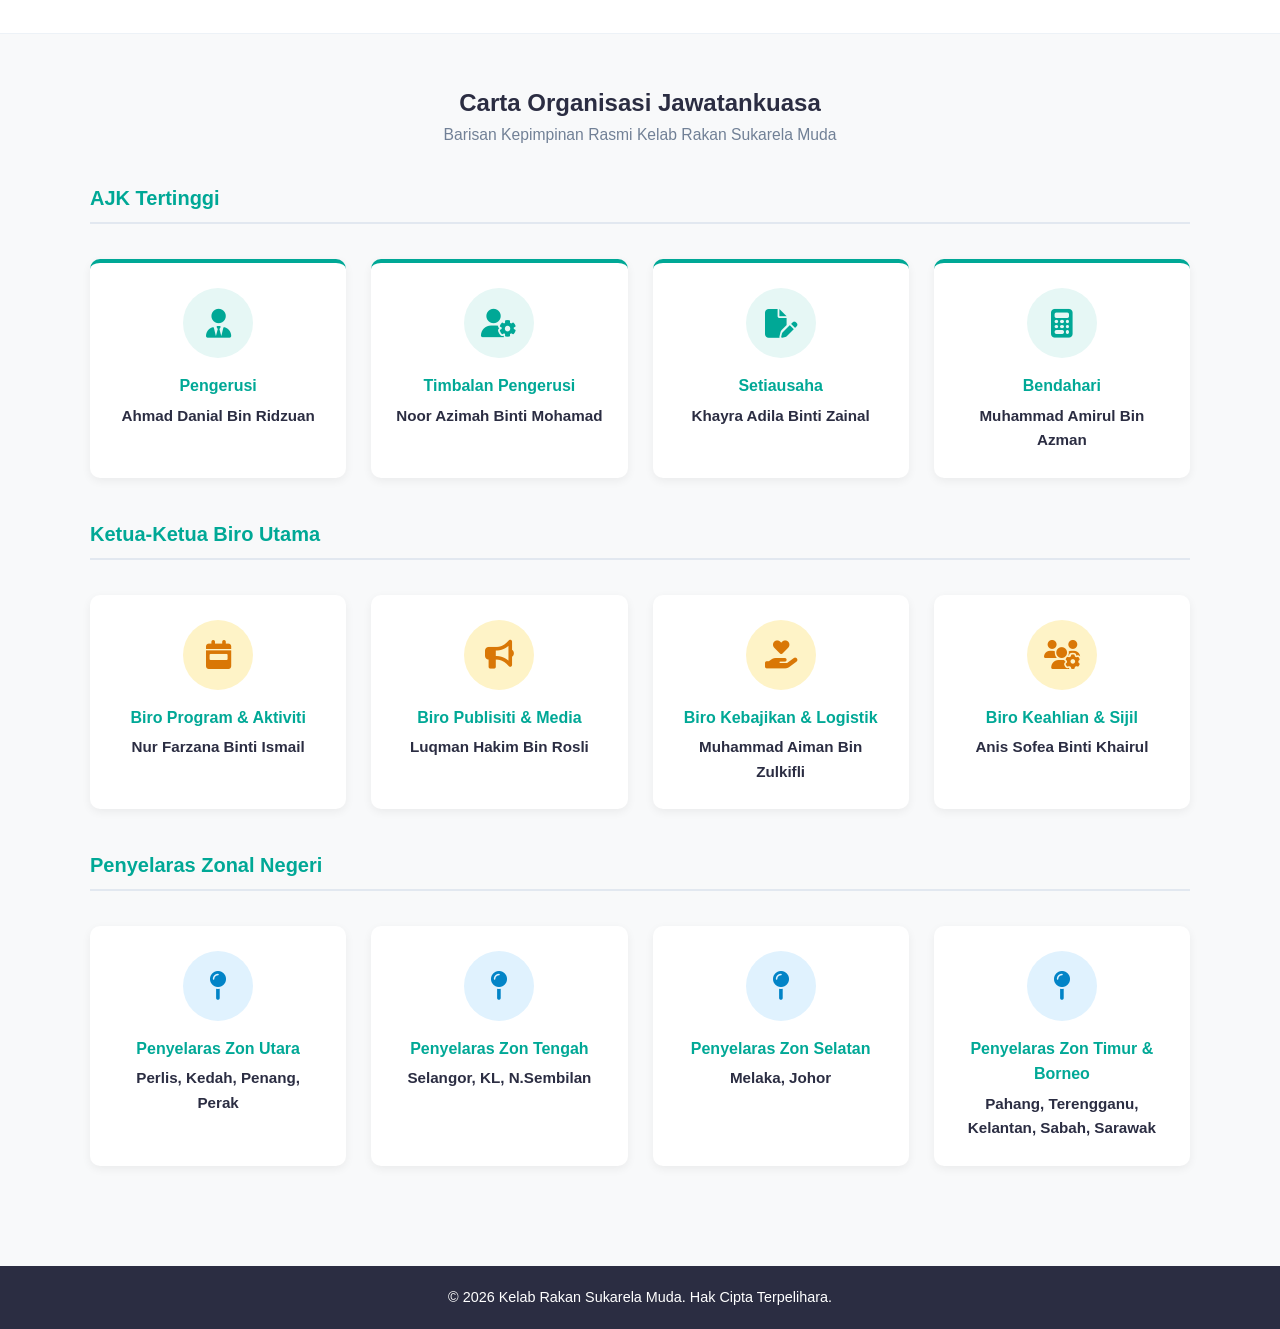
<file: mengenai.html>
<!DOCTYPE html>
<html lang="ms">
<head>
    <meta charset="UTF-8">
    <meta name="viewport" content="width=device-width, initial-scale=1.0">
    <title>Mengenai Kami - Kelab Rakan Sukarela Muda</title>
    <link rel="stylesheet" href="style.css">
    <link rel="stylesheet" href="https://cdnjs.cloudflare.com/ajax/libs/font-awesome/6.4.0/css/all.min.css">
</head>
<body>

    <!-- NAVIGASI SEBARIS -->
    <header class="navbar">
        <div class="logo-container">
            <img src="logokelab.png" alt="Logo Kelab Rakan Sukarela Muda" class="site-logo">
            <span class="brand-name">Kelab Rakan Sukarela Muda</span>
        </div>
        
        <nav class="nav-links">
            <a href="index.html" data-bm="Laman Utama" data-en="Home">Laman Utama</a>
            <a href="mengenai.html" class="active" data-bm="Mengenai Kami" data-en="About Us">Mengenai Kami</a>
            <a href="aktiviti.html" data-bm="Aktiviti & Galeri" data-en="Activities & Gallery">Aktiviti & Galeri</a>
            <a href="daftar-login.html" data-bm="Daftar / Log Masuk" data-en="Register / Login">Daftar / Log Masuk</a>
            <a href="hubungi.html" data-bm="Hubungi" data-en="Contact Us">Hubungi</a>
        </nav>

        <div class="header-actions">
            <div class="lang-switch">
                <button id="btn-bm" class="lang-btn active" onclick="switchLanguage('bm')">BM</button>
                <span class="divider">|</span>
                <button id="btn-en" class="lang-btn" onclick="switchLanguage('en')">EN</button>
            </div>
            <a href="daftar-login.html" class="btn-primary" data-bm="Sertai Kami" data-en="Join Us">Sertai Kami</a>
        </div>
    </header>

    <!-- TAJUK HALAMAN -->
    <section class="page-header">
        <h1 data-bm="Mengenai Kelab Rakan Sukarela Muda" data-en="About Kelab Rakan Sukarela Muda">Mengenai Kelab Rakan Sukarela Muda</h1>
        <p data-bm="Membina generasi prihatin dan berjiwa murni merentas seluruh Malaysia" data-en="Building a caring and noble generation across Malaysia">Membina generasi prihatin dan berjiwa murni merentas seluruh Malaysia</p>
    </section>

    <!-- SEJARAH PENUBUHAN -->
    <section class="content-section">
        <div class="container">
            <h2 data-bm="Sejarah Penubuhan" data-en="History & Establishment">Sejarah Penubuhan</h2>
            <p data-bm="Kelab Rakan Sukarela Muda ditubuhkan sebagai satu platform rasmi untuk menyatukan individu berumur <strong>15 hingga 50 tahun</strong> yang bersemangat dalam melakukan aktiviti kebajikan dan kemasyarakatan. Bergerak secara aktif di seluruh <strong>14 buah negeri di Malaysia</strong>, kelab ini memberi fokus kepada pembangunan sahsiah, perpaduan komuniti, dan bantuan kemanusiaan secara berterusan." data-en="Kelab Rakan Sukarela Muda was established as an official platform to unite individuals aged <strong>15 to 50 years</strong> passionate about community and welfare activities. Actively operating across all <strong>14 states in Malaysia</strong>, this club focuses on character building, community unity, and continuous humanitarian aid.">Kelab Rakan Sukarela Muda ditubuhkan sebagai satu platform rasmi untuk menyatukan individu berumur <strong>15 hingga 50 tahun</strong> yang bersemangat dalam melakukan aktiviti kebajikan dan kemasyarakatan. Bergerak secara aktif di seluruh <strong>14 buah negeri di Malaysia</strong>, kelab ini memberi fokus kepada pembangunan sahsiah, perpaduan komuniti, dan bantuan kemanusiaan secara berterusan.</p>
        </div>
    </section>

    <!-- VISI & MISI -->
    <section class="vm-section">
        <div class="container vm-grid">
            <div class="vm-card">
                <i class="fa-solid fa-eye"></i>
                <h3 data-bm="Visi Kami" data-en="Our Vision">Visi Kami</h3>
                <p data-bm="Menjadi platform gerakan sukarelawan terunggul, paling inklusif, dan berimpak tinggi di Malaysia dalam melahirkan komuniti yang prihatin dan bersatu padu." data-en="To be Malaysia's premier, most inclusive, and high-impact volunteer platform in nurturing a caring and united community.">Menjadi platform gerakan sukarelawan terunggul, paling inklusif, dan berimpak tinggi di Malaysia dalam melahirkan komuniti yang prihatin dan bersatu padu.</p>
            </div>
            <div class="vm-card">
                <i class="fa-solid fa-bullseye"></i>
                <h3 data-bm="Misi Kami" data-en="Our Mission">Misi Kami</h3>
                <p data-bm="1. Memupuk nilai prihatin dan kesukarelawanan dalam kalangan pelbagai lapisan masyarakat.<br>2. Menyediakan saluran kebajikan yang telus untuk membantu golongan yang memerlukan.<br>3. Membina sahsiah dan kepimpinan positif melalui penglibatan aktiviti komuniti." data-en="1. Foster empathy and volunteering values across all levels of society.<br>2. Provide transparent welfare channels to support those in need.<br>3. Build positive character and leadership through community engagement.">1. Memupuk nilai prihatin dan kesukarelawanan dalam kalangan pelbagai lapisan masyarakat.<br>2. Menyediakan saluran kebajikan yang telus untuk membantu golongan yang memerlukan.<br>3. Membina sahsiah dan kepimpinan positif melalui penglibatan aktiviti komuniti.</p>
            </div>
        </div>
    </section>

    <!-- 4 TERAS UTAMA -->
    <section class="content-section">
        <div class="container">
            <h2 class="text-center" data-bm="4 Teras Utama Aktiviti" data-en="4 Core Activity Pillars">4 Teras Utama Aktiviti</h2>
            <p class="text-center section-subtitle" data-bm="Fokus utama perkhidmatan dan sumbangan sukarelawan kami" data-en="Primary focus of our volunteer services and contributions">Fokus utama perkhidmatan dan sumbangan sukarelawan kami</p>

            <div class="teras-grid">
                <div class="teras-card">
                    <i class="fa-solid fa-broom"></i>
                    <h4 data-bm="Alam Sekitar & Gotong-Royong" data-en="Environment & Cleanup Drives">Alam Sekitar & Gotong-Royong</h4>
                    <p data-bm="Pembersihan kawasan awam, kempen kitar semula, dan penanaman pokok untuk kelestarian alam." data-en="Public area cleanups, recycling campaigns, and tree planting for sustainability.">Pembersihan kawasan awam, kempen kitar semula, dan penanaman pokok untuk kelestarian alam.</p>
                </div>
                <div class="teras-card">
                    <i class="fa-solid fa-hands-holding-child"></i>
                    <h4 data-bm="Kebajikan & Anak Yatim" data-en="Welfare & Orphan Support">Kebajikan & Anak Yatim</h4>
                    <p data-bm="Sumbangan barangan asas, kelas bimbingan, serta lawatan kasih sayang ke rumah kebajikan." data-en="Essential aid supplies, tutoring sessions, and care visits to welfare homes.">Sumbangan barangan asas, kelas bimbingan, serta lawatan kasih sayang ke rumah kebajikan.</p>
                </div>
                <div class="teras-card">
                    <i class="fa-solid fa-hand-holding-dollar"></i>
                    <h4 data-bm="Jualan Dana Kebajikan" data-en="Welfare Fundraising">Jualan Dana Kebajikan</h4>
                    <p data-bm="Acara jualan amal dan kempen kutipan dana khas bagi menyokong projek kesihatan dan pendidikan." data-en="Charity sales events and special fundraising campaigns supporting health and education.">Acara jualan amal dan kempen kutipan dana khas bagi menyokong projek kesihatan dan pendidikan.</p>
                </div>
                <div class="teras-card">
                    <i class="fa-solid fa-hand-holding-hand"></i>
                    <h4 data-bm="Bantuan Bencana & Komuniti" data-en="Disaster Relief & Community">Bantuan Bencana & Komuniti</h4>
                    <p data-bm="Misi bantuan kecemasan, pengagihan bekalan makanan, dan khidmat sokongan tenaga kerja." data-en="Emergency relief missions, food supply distribution, and manpower support.">Misi bantuan kecemasan, pengagihan bekalan makanan, dan khidmat sokongan tenaga kerja.</p>
                </div>
            </div>
        </div>
    </section>

    <!-- LIPUTAN 14 NEGERI -->
    <section class="negeri-section">
        <div class="container">
            <h2 class="text-center" data-bm="Liputan Cawangan Seluruh Malaysia" data-en="Nationwide Branch Coverage">Liputan Cawangan Seluruh Malaysia</h2>
            <p class="text-center section-subtitle" data-bm="Berkhidmat di 14 buah negeri untuk memastikan bantuan sampai ke segenap lapisan masyarakat" data-en="Serving across 14 states to ensure relief reaches every layer of society">Berkhidmat di 14 buah negeri untuk memastikan bantuan sampai ke segenap lapisan masyarakat</p>
            
            <div class="negeri-tags">
                <span>Perlis</span> <span>Kedah</span> <span>Pulau Pinang</span> <span>Perak</span>
                <span>Selangor</span> <span>Kuala Lumpur</span> <span>Negeri Sembilan</span> <span>Melaka</span>
                <span>Johor</span> <span>Pahang</span> <span>Terengganu</span> <span>Kelantan</span>
                <span>Sabah</span> <span>Sarawak</span>
            </div>
        </div>
    </section>

    <!-- CARTA ORGANISASI -->
    <section class="content-section">
        <div class="container text-center">
            <h2 data-bm="Carta Organisasi Jawatankuasa" data-en="Organizational Committee Chart">Carta Organisasi Jawatankuasa</h2>
            <p class="section-subtitle" data-bm="Barisan Kepimpinan Rasmi Kelab Rakan Sukarela Muda" data-en="Official Leadership Lineup of Kelab Rakan Sukarela Muda">Barisan Kepimpinan Rasmi Kelab Rakan Sukarela Muda</p>

            <h3 class="org-subheading" data-bm="AJK Tertinggi" data-en="Supreme Committee">AJK Tertinggi</h3>
            <div class="org-grid">
                <div class="org-card highlight-card">
                    <div class="org-avatar"><i class="fa-solid fa-user-tie"></i></div>
                    <h4 data-bm="Pengerusi" data-en="President">Pengerusi</h4>
                    <p>Ahmad Danial Bin Ridzuan</p>
                </div>
                <div class="org-card highlight-card">
                    <div class="org-avatar"><i class="fa-solid fa-user-gear"></i></div>
                    <h4 data-bm="Timbalan Pengerusi" data-en="Vice President">Timbalan Pengerusi</h4>
                    <p>Noor Azimah Binti Mohamad</p>
                </div>
                <div class="org-card highlight-card">
                    <div class="org-avatar"><i class="fa-solid fa-file-pen"></i></div>
                    <h4 data-bm="Setiausaha" data-en="Secretary">Setiausaha</h4>
                    <p>Khayra Adila Binti Zainal</p>
                </div>
                <div class="org-card highlight-card">
                    <div class="org-avatar"><i class="fa-solid fa-calculator"></i></div>
                    <h4 data-bm="Bendahari" data-en="Treasurer">Bendahari</h4>
                    <p>Muhammad Amirul Bin Azman</p>
                </div>
            </div>

            <h3 class="org-subheading" style="margin-top: 40px;" data-bm="Ketua-Ketua Biro Utama" data-en="Bureau Heads">Ketua-Ketua Biro Utama</h3>
            <div class="org-grid">
                <div class="org-card">
                    <div class="org-avatar biro-icon"><i class="fa-solid fa-calendar-week"></i></div>
                    <h4 data-bm="Biro Program & Aktiviti" data-en="Program & Event Bureau">Biro Program & Aktiviti</h4>
                    <p>Nur Farzana Binti Ismail</p>
                </div>
                <div class="org-card">
                    <div class="org-avatar biro-icon"><i class="fa-solid fa-bullhorn"></i></div>
                    <h4 data-bm="Biro Publisiti & Media" data-en="Media & Publicity Bureau">Biro Publisiti & Media</h4>
                    <p>Luqman Hakim Bin Rosli</p>
                </div>
                <div class="org-card">
                    <div class="org-avatar biro-icon"><i class="fa-solid fa-hand-holding-heart"></i></div>
                    <h4 data-bm="Biro Kebajikan & Logistik" data-en="Welfare & Logistics Bureau">Biro Kebajikan & Logistik</h4>
                    <p>Muhammad Aiman Bin Zulkifli</p>
                </div>
                <div class="org-card">
                    <div class="org-avatar biro-icon"><i class="fa-solid fa-users-gear"></i></div>
                    <h4 data-bm="Biro Keahlian & Sijil" data-en="Membership & Certificates">Biro Keahlian & Sijil</h4>
                    <p>Anis Sofea Binti Khairul</p>
                </div>
            </div>

            <h3 class="org-subheading" style="margin-top: 40px;" data-bm="Penyelaras Zonal Negeri" data-en="State Zonal Coordinators">Penyelaras Zonal Negeri</h3>
            <div class="org-grid">
                <div class="org-card">
                    <div class="org-avatar zon-icon"><i class="fa-solid fa-map-pin"></i></div>
                    <h4 data-bm="Penyelaras Zon Utara" data-en="Northern Zone Coordinator">Penyelaras Zon Utara</h4>
                    <p>Perlis, Kedah, Penang, Perak</p>
                </div>
                <div class="org-card">
                    <div class="org-avatar zon-icon"><i class="fa-solid fa-map-pin"></i></div>
                    <h4 data-bm="Penyelaras Zon Tengah" data-en="Central Zone Coordinator">Penyelaras Zon Tengah</h4>
                    <p>Selangor, KL, N.Sembilan</p>
                </div>
                <div class="org-card">
                    <div class="org-avatar zon-icon"><i class="fa-solid fa-map-pin"></i></div>
                    <h4 data-bm="Penyelaras Zon Selatan" data-en="Southern Zone Coordinator">Penyelaras Zon Selatan</h4>
                    <p>Melaka, Johor</p>
                </div>
                <div class="org-card">
                    <div class="org-avatar zon-icon"><i class="fa-solid fa-map-pin"></i></div>
                    <h4 data-bm="Penyelaras Zon Timur & Borneo" data-en="East Coast & Borneo Coordinator">Penyelaras Zon Timur & Borneo</h4>
                    <p>Pahang, Terengganu, Kelantan, Sabah, Sarawak</p>
                </div>
            </div>
        </div>
    </section>

    <!-- FOOTER -->
    <footer>
        <p data-bm="&copy; 2026 Kelab Rakan Sukarela Muda. Hak Cipta Terpelihara." data-en="&copy; 2026 Kelab Rakan Sukarela Muda. All Rights Reserved.">&copy; 2026 Kelab Rakan Sukarela Muda. Hak Cipta Terpelihara.</p>
    </footer>

    <!-- SKRIP PENUKAR BAHASA -->
    <script>
        function switchLanguage(lang) {
            localStorage.setItem('preferredLang', lang);
            if (lang === 'bm') {
                document.getElementById('btn-bm').classList.add('active');
                document.getElementById('btn-en').classList.remove('active');
            } else {
                document.getElementById('btn-en').classList.add('active');
                document.getElementById('btn-bm').classList.remove('active');
            }

            const elements = document.querySelectorAll('[data-bm][data-en]');
            elements.forEach(el => {
                if (lang === 'en') {
                    el.innerHTML = el.getAttribute('data-en');
                } else {
                    el.innerHTML = el.getAttribute('data-bm');
                }
            });
        }

        window.onload = function() {
            const savedLang = localStorage.getItem('preferredLang') || 'bm';
            switchLanguage(savedLang);
        };
    </script>

</body>
</html>
</file>
<file: style.css>
/* RESET & ASAS */
* {
    margin: 0;
    padding: 0;
    box-sizing: border-box;
    font-family: 'Segoe UI', Tahoma, Geneva, Verdana, sans-serif;
}

body {
    background-color: #f8f9fa;
    color: #2b2d42;
    line-height: 1.6;
}

/* NAVIGASI SEBARIS (HEADER) */
.navbar {
    display: flex;
    justify-content: space-between;
    align-items: center;
    background-color: #ffffff;
    padding: 1rem 5%;
    box-shadow: 0 2px 10px rgba(0, 0, 0, 0.08);
    position: sticky;
    top: 0;
    z-index: 1000;
}

.logo-container {
    display: flex;
    align-items: center;
    gap: 12px;
}

.site-logo {
    height: 45px;
    width: auto;
    object-fit: contain;
}

.brand-name {
    font-size: 1.15rem;
    font-weight: bold;
    color: #00a896;
}

.nav-links {
    display: flex;
    gap: 22px;
}

.nav-links a {
    text-decoration: none;
    color: #4a5568;
    font-weight: 500;
    font-size: 0.95rem;
    transition: color 0.3s;
}

.nav-links a:hover, .nav-links a.active {
    color: #00a896;
    font-weight: bold;
}

.header-actions {
    display: flex;
    align-items: center;
    gap: 15px;
}

.lang-switch {
    font-size: 0.88rem;
    color: #718096;
    font-weight: 600;
    cursor: pointer;
}

.btn-primary {
    background-color: #00a896;
    color: white;
    padding: 8px 18px;
    border-radius: 20px;
    text-decoration: none;
    font-weight: 600;
    font-size: 0.9rem;
    transition: background 0.3s;
}

.btn-primary:hover {
    background-color: #028090;
}

/* HERO SECTION */
.hero {
    background: linear-gradient(rgba(0, 168, 150, 0.88), rgba(2, 128, 144, 0.88)), url('https://images.unsplash.com/photo-1559027615-cd4628902d4a?auto=format&fit=crop&w=1200&q=80');
    background-size: cover;
    background-position: center;
    color: white;
    padding: 90px 5% 80px;
    text-align: center;
}

.hero-content {
    max-width: 800px;
    margin: 0 auto;
}

.hero h1 {
    font-size: 2.4rem;
    margin-bottom: 18px;
}

.hero p {
    font-size: 1.15rem;
    margin-bottom: 28px;
    opacity: 0.95;
}

.hero-buttons {
    display: flex;
    justify-content: center;
    gap: 15px;
}

.btn-primary-lg {
    background-color: #f4a261;
    color: white;
    padding: 12px 26px;
    border-radius: 25px;
    text-decoration: none;
    font-weight: bold;
    transition: transform 0.2s, background 0.2s;
}

.btn-primary-lg:hover {
    background-color: #e76f51;
    transform: translateY(-2px);
}

.btn-secondary-lg {
    background-color: transparent;
    color: white;
    border: 2px solid white;
    padding: 12px 26px;
    border-radius: 25px;
    text-decoration: none;
    font-weight: bold;
    transition: background 0.3s;
}

.btn-secondary-lg:hover {
    background-color: rgba(255, 255, 255, 0.2);
}

/* STATISTIK IMPAK */
.stats-section {
    display: flex;
    justify-content: center;
    gap: 30px;
    padding: 40px 5%;
    background-color: #ffffff;
    margin-top: -30px;
    position: relative;
    max-width: 950px;
    margin-left: auto;
    margin-right: auto;
    border-radius: 12px;
    box-shadow: 0 4px 20px rgba(0, 0, 0, 0.08);
}

.stat-card {
    text-align: center;
    flex: 1;
}

.stat-card i {
    font-size: 2.2rem;
    color: #00a896;
    margin-bottom: 8px;
}

.stat-card h3 {
    font-size: 1.7rem;
    color: #2b2d42;
}

.stat-card p {
    font-size: 0.9rem;
    color: #718096;
}

/* VIDEO */
.video-section {
    padding: 50px 5% 40px;
    text-align: center;
    background-color: #ffffff;
    margin-top: 30px;
}

.video-container {
    max-width: 580px;
    max-height: 380px;
    margin: 20px auto 0;
    border-radius: 12px;
    overflow: hidden;
    box-shadow: 0 6px 20px rgba(0, 0, 0, 0.12);
    background-color: #000;
}

.main-video {
    width: 100%;
    max-height: 380px;
    object-fit: contain;
    display: block;
}

/* SOROTAN AKTIVITI */
.featured-section {
    padding: 60px 5%;
    text-align: center;
}

.section-subtitle {
    color: #718096;
    margin-bottom: 35px;
    font-size: 0.98rem;
}

.activity-grid {
    display: grid;
    grid-template-columns: repeat(auto-fit, minmax(280px, 1fr));
    gap: 25px;
    max-width: 1100px;
    margin: 0 auto;
}

.activity-card {
    background: white;
    padding: 25px;
    border-radius: 10px;
    text-align: left;
    box-shadow: 0 3px 12px rgba(0,0,0,0.05);
    border-top: 4px solid #00a896;
}

.card-tag {
    display: inline-block;
    background: #e6f7f5;
    color: #00a896;
    padding: 4px 12px;
    border-radius: 12px;
    font-size: 0.8rem;
    font-weight: bold;
    margin-bottom: 12px;
}

.activity-card h3 {
    margin-bottom: 10px;
    font-size: 1.15rem;
}

.activity-card p {
    font-size: 0.9rem;
    color: #4a5568;
    margin-bottom: 6px;
}

/* SEKSI TESTIMONI SUKARELAWAN */
.testimonial-section {
    padding: 60px 5%;
    background-color: #e6f7f5;
    text-align: center;
    margin-top: 40px;
}

.testimonial-grid {
    display: grid;
    grid-template-columns: repeat(auto-fit, minmax(300px, 1fr));
    gap: 30px;
    max-width: 1000px;
    margin: 30px auto 0;
}

.testimonial-card {
    background: #ffffff;
    padding: 30px;
    border-radius: 12px;
    text-align: left;
    box-shadow: 0 4px 15px rgba(0, 0, 0, 0.05);
    position: relative;
    display: flex;
    flex-direction: column;
    justify-content: space-between;
}

.quote-icon {
    font-size: 1.8rem;
    color: #f4a261;
    margin-bottom: 12px;
}

.quote-text {
    font-size: 0.95rem;
    color: #4a5568;
    font-style: italic;
    margin-bottom: 20px;
    line-height: 1.6;
}

.user-info {
    display: flex;
    align-items: center;
    gap: 12px;
    border-top: 1px solid #edf2f7;
    padding-top: 15px;
}

.user-avatar {
    width: 42px;
    height: 42px;
    background-color: #00a896;
    color: white;
    border-radius: 50%;
    display: flex;
    align-items: center;
    justify-content: center;
    font-size: 1.1rem;
}

.user-info h4 {
    font-size: 0.95rem;
    color: #2b2d42;
    margin: 0;
}

.user-info span {
    font-size: 0.8rem;
    color: #718096;
}

/* GAYA UNTUK HALAMAN MENGENAI KAMI */
.page-header {
    background-color: #00a896;
    color: white;
    text-align: center;
    padding: 50px 5%;
}

.page-header h1 {
    font-size: 2.2rem;
    margin-bottom: 10px;
}

.container {
    max-width: 1100px;
    margin: 0 auto;
}

.content-section {
    padding: 50px 5%;
}

.text-center {
    text-align: center;
}

/* VISI & MISI */
.vm-section {
    background-color: #e6f7f5;
    padding: 50px 5%;
}

.vm-grid {
    display: grid;
    grid-template-columns: repeat(auto-fit, minmax(300px, 1fr));
    gap: 30px;
}

.vm-card {
    background: white;
    padding: 30px;
    border-radius: 12px;
    box-shadow: 0 4px 15px rgba(0,0,0,0.05);
}

.vm-card i {
    font-size: 2.5rem;
    color: #00a896;
    margin-bottom: 15px;
}

.vm-card h3 {
    margin-bottom: 15px;
    color: #2b2d42;
}

/* 4 TERAS UTAMA */
.teras-grid {
    display: grid;
    grid-template-columns: repeat(auto-fit, minmax(230px, 1fr));
    gap: 20px;
    margin-top: 30px;
}

.teras-card {
    background: white;
    padding: 25px;
    border-radius: 10px;
    border: 1px solid #e2e8f0;
    box-shadow: 0 2px 8px rgba(0,0,0,0.04);
    text-align: center;
}

.teras-card i {
    font-size: 2rem;
    color: #f4a261;
    margin-bottom: 12px;
}

.teras-card h4 {
    margin-bottom: 10px;
    color: #2b2d42;
}

.teras-card p {
    font-size: 0.88rem;
    color: #4a5568;
}

/* LIPUTAN 14 NEGERI */
.negeri-section {
    background-color: #ffffff;
    padding: 50px 5%;
    border-top: 1px solid #edf2f7;
    border-bottom: 1px solid #edf2f7;
}

.negeri-tags {
    display: flex;
    flex-wrap: wrap;
    justify-content: center;
    gap: 12px;
    margin-top: 25px;
}

.negeri-tags span {
    background-color: #00a896;
    color: white;
    padding: 8px 18px;
    border-radius: 20px;
    font-size: 0.9rem;
    font-weight: 500;
}

/* CARTA ORGANISASI */
.org-grid {
    display: grid;
    grid-template-columns: repeat(auto-fit, minmax(200px, 1fr));
    gap: 25px;
    margin-top: 35px;
}

.org-card {
    background: white;
    padding: 25px;
    border-radius: 10px;
    box-shadow: 0 3px 10px rgba(0,0,0,0.06);
}

.org-avatar {
    width: 70px;
    height: 70px;
    background-color: #e6f7f5;
    color: #00a896;
    border-radius: 50%;
    display: flex;
    align-items: center;
    justify-content: center;
    font-size: 1.8rem;
    margin: 0 auto 15px;
}

.org-card h4 {
    color: #00a896;
    margin-bottom: 5px;
}

.org-card p {
    font-weight: 600;
    color: #2b2d42;
    font-size: 0.95rem;
}

.org-subheading {
    font-size: 1.25rem;
    color: #00a896;
    margin-bottom: 20px;
    text-align: left;
    border-bottom: 2px solid #e2e8f0;
    padding-bottom: 8px;
}

.highlight-card {
    border-top: 4px solid #00a896;
}

.biro-icon {
    background-color: #fef3c7;
    color: #d97706;
}

.zon-icon {
    background-color: #e0f2fe;
    color: #0284c7;
}

/* GAYA UNTUK HALAMAN AKTIVITI & GALERI */

/* JADUAL PROGRAM */
.event-table-container {
    overflow-x: auto;
    margin-top: 25px;
}

.event-table {
    width: 100%;
    border-collapse: collapse;
    background: white;
    border-radius: 10px;
    overflow: hidden;
    box-shadow: 0 4px 15px rgba(0,0,0,0.05);
}

.event-table th, .event-table td {
    padding: 15px 20px;
    text-align: left;
    border-bottom: 1px solid #edf2f7;
}

.event-table th {
    background-color: #00a896;
    color: white;
    font-weight: 600;
}

.status-badge {
    padding: 4px 12px;
    border-radius: 12px;
    font-size: 0.8rem;
    font-weight: bold;
}

.status-badge.open {
    background-color: #d1fae5;
    color: #065f46;
}

.status-badge.soon {
    background-color: #fef3c7;
    color: #92400e;
}

.btn-sm {
    background-color: #f4a261;
    color: white;
    padding: 6px 14px;
    border-radius: 15px;
    text-decoration: none;
    font-size: 0.85rem;
    font-weight: bold;
}

.btn-sm.disabled {
    background-color: #cbd5e1;
    color: #64748b;
    pointer-events: none;
}

/* GALERI FOTO */
.gallery-section {
    background-color: #f1f5f9;
    padding: 60px 5%;
}

.gallery-grid {
    display: grid;
    grid-template-columns: repeat(auto-fit, minmax(260px, 1fr));
    gap: 25px;
    margin-top: 30px;
}

.gallery-card {
    background: white;
    border-radius: 12px;
    overflow: hidden;
    box-shadow: 0 4px 12px rgba(0,0,0,0.06);
    transition: transform 0.3s;
}

.gallery-card:hover {
    transform: translateY(-5px);
}

.gallery-card img {
    width: 100%;
    height: 180px;
    object-fit: cover;
}

.gallery-info {
    padding: 18px;
    text-align: left;
}

.gallery-info h4 {
    color: #2b2d42;
    margin-bottom: 6px;
    font-size: 1.05rem;
}

.gallery-info p {
    color: #64748b;
    font-size: 0.88rem;
}

/* GAYA UNTUK HALAMAN DAFTAR / LOGIN */
.auth-section {
    padding: 60px 5%;
    display: flex;
    justify-content: center;
    background-color: #f8f9fa;
}

.auth-box {
    background: white;
    width: 100%;
    max-width: 500px;
    padding: 30px;
    border-radius: 12px;
    box-shadow: 0 4px 20px rgba(0,0,0,0.08);
}

.auth-tabs {
    display: flex;
    border-bottom: 2px solid #edf2f7;
    margin-bottom: 25px;
}

.tab-btn {
    flex: 1;
    padding: 12px;
    border: none;
    background: none;
    font-size: 1rem;
    font-weight: 600;
    color: #718096;
    cursor: pointer;
    transition: all 0.3s;
}

.tab-btn.active {
    color: #00a896;
    border-bottom: 3px solid #00a896;
}

.auth-form {
    display: none;
}

.auth-form.active {
    display: block;
}

.auth-form h3 {
    margin-bottom: 20px;
    color: #2b2d42;
    text-align: center;
}

.form-group {
    margin-bottom: 18px;
    text-align: left;
}

.form-group label {
    display: block;
    font-size: 0.9rem;
    font-weight: 600;
    color: #4a5568;
    margin-bottom: 6px;
}

.form-group input, .form-group select {
    width: 100%;
    padding: 10px 14px;
    border: 1px solid #cbd5e1;
    border-radius: 8px;
    font-size: 0.95rem;
    outline: none;
    transition: border 0.3s;
}

.form-group input:focus, .form-group select:focus {
    border-color: #00a896;
}

.form-row {
    display: flex;
    gap: 15px;
}

.form-row .form-group {
    flex: 1;
}

.form-options {
    display: flex;
    justify-content: space-between;
    align-items: center;
    font-size: 0.85rem;
    margin-bottom: 20px;
    color: #718096;
}

.form-options a {
    color: #00a896;
    text-decoration: none;
}

.btn-auth {
    width: 100%;
    padding: 12px;
    background-color: #00a896;
    color: white;
    border: none;
    border-radius: 25px;
    font-size: 1rem;
    font-weight: bold;
    cursor: pointer;
    transition: background 0.3s;
}

.btn-auth:hover {
    background-color: #028090;
}

/* GAYA UNTUK HALAMAN HUBUNGI KAMI */
.contact-section {
    padding: 60px 5%;
    background-color: #f8f9fa;
}

.contact-grid {
    display: grid;
    grid-template-columns: repeat(auto-fit, minmax(320px, 1fr));
    gap: 40px;
}

.contact-info {
    background: white;
    padding: 35px;
    border-radius: 12px;
    box-shadow: 0 4px 15px rgba(0,0,0,0.05);
}

.contact-info h2 {
    color: #2b2d42;
    margin-bottom: 12px;
}

.contact-desc {
    color: #64748b;
    font-size: 0.92rem;
    margin-bottom: 25px;
}

.info-item {
    display: flex;
    gap: 15px;
    margin-bottom: 22px;
}

.info-item i {
    font-size: 1.3rem;
    color: #00a896;
    background-color: #e6f7f5;
    width: 42px;
    height: 42px;
    border-radius: 50%;
    display: flex;
    align-items: center;
    justify-content: center;
    flex-shrink: 0;
}

.info-item h4 {
    font-size: 0.98rem;
    color: #2b2d42;
    margin-bottom: 4px;
}

.info-item p {
    font-size: 0.88rem;
    color: #4a5568;
}

/* MEDIA SOSIAL */
.social-links {
    margin-top: 30px;
    border-top: 1px solid #edf2f7;
    padding-top: 20px;
}

.social-links h4 {
    font-size: 0.95rem;
    color: #2b2d42;
    margin-bottom: 12px;
}

.social-icons {
    display: flex;
    gap: 12px;
}

.social-icons a {
    width: 38px;
    height: 38px;
    background-color: #00a896;
    color: white;
    border-radius: 50%;
    display: flex;
    align-items: center;
    justify-content: center;
    text-decoration: none;
    transition: background 0.3s, transform 0.2s;
}

.social-icons a:hover {
    background-color: #f4a261;
    transform: translateY(-3px);
}

/* BORANG HUBUNGI */
.contact-form-box {
    background: white;
    padding: 35px;
    border-radius: 12px;
    box-shadow: 0 4px 15px rgba(0,0,0,0.05);
}

.contact-form-box h2 {
    color: #2b2d42;
    margin-bottom: 20px;
}

.contact-form textarea {
    width: 100%;
    padding: 10px 14px;
    border: 1px solid #cbd5e1;
    border-radius: 8px;
    font-size: 0.95rem;
    outline: none;
    font-family: inherit;
    resize: vertical;
}

.contact-form textarea:focus {
    border-color: #00a896;
}

/* PETA */
.map-section {
    padding: 40px 5% 60px;
    background-color: #ffffff;
}

.map-container {
    margin-top: 25px;
    box-shadow: 0 4px 15px rgba(0,0,0,0.08);
    border-radius: 12px;
    overflow: hidden;
}

/* GAYA BUTANG PENUKAR BAHASA (BM | EN) */
.lang-switch {
    display: flex;
    align-items: center;
    gap: 4px;
    font-size: 0.9rem;
}

.lang-btn {
    background: none;
    border: none;
    font-weight: 600;
    color: #718096;
    cursor: pointer;
    padding: 2px 6px;
    border-radius: 4px;
    transition: all 0.3s;
}

.lang-btn.active {
    color: #00a896;
    border-bottom: 2px solid #00a896;
}

.lang-switch .divider {
    color: #cbd5e1;
    font-size: 0.85rem;
}

/* FOOTER */
footer {
    background-color: #2b2d42;
    color: white;
    text-align: center;
    padding: 20px;
    margin-top: 50px;
    font-size: 0.9rem;
}

/* =========================================
   MEDIA QUERY UNTUK TELEFON PINTAR (RESPONSIVE)
   ========================================= */
@media screen and (max-width: 768px) {
    /* Susun semula menu navigasi secara menegak di telefon */
    .navbar {
        flex-direction: column;
        align-items: flex-start;
        padding: 1rem;
        gap: 15px;
    }

    .nav-links {
        flex-direction: column;
        width: 100%;
        gap: 10px;
    }

    .header-actions {
        width: 100%;
        justify-content: space-between;
    }

    /* Pastikan bahagian tajuk utama (hero) muat dengan kemas */
    .hero {
        padding: 60px 20px;
    }

    .hero h1 {
        font-size: 1.8rem;
    }

    /* Kotak statistik dan aktiviti jadi 1 kolum penuh */
    .stats-section {
        flex-direction: column;
        margin: -20px 15px 0 15px;
        padding: 20px;
        gap: 20px;
    }

    .activity-grid {
        grid-template-columns: 1fr;
    }
}
</file>
